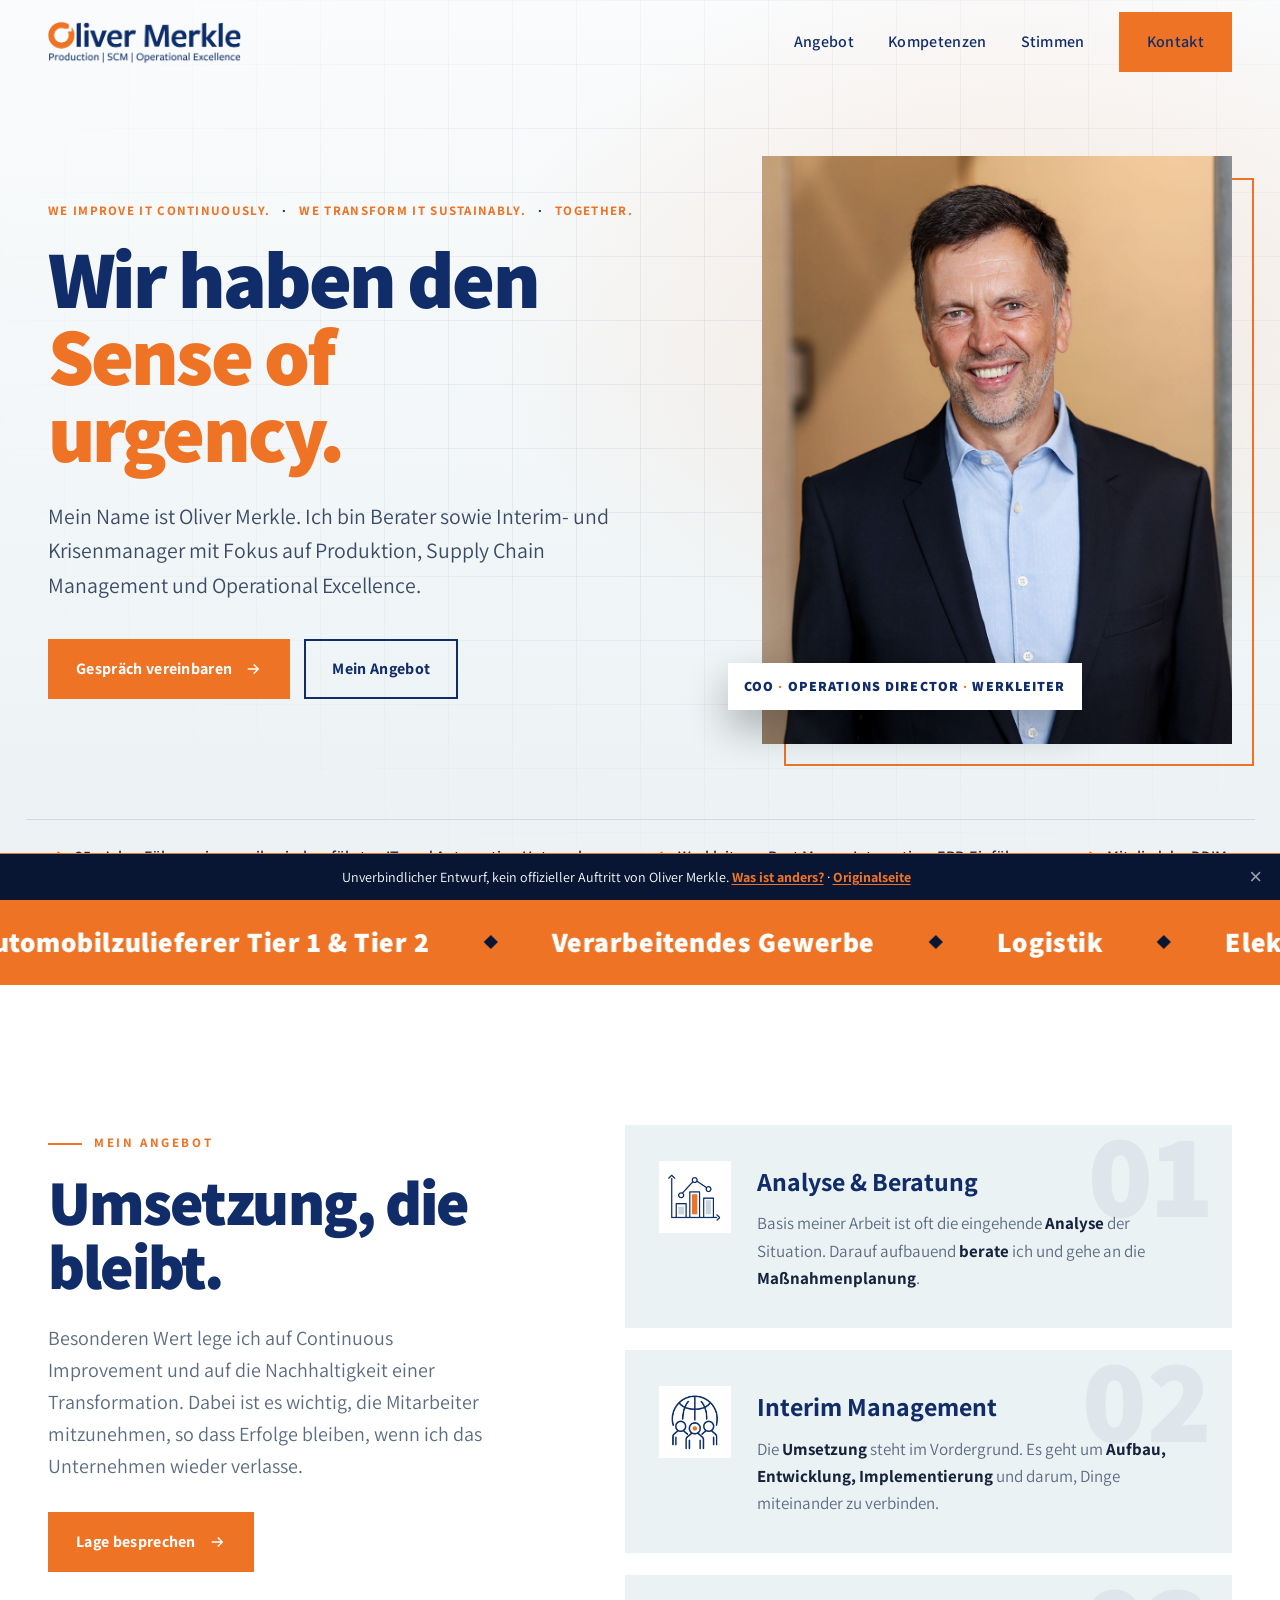
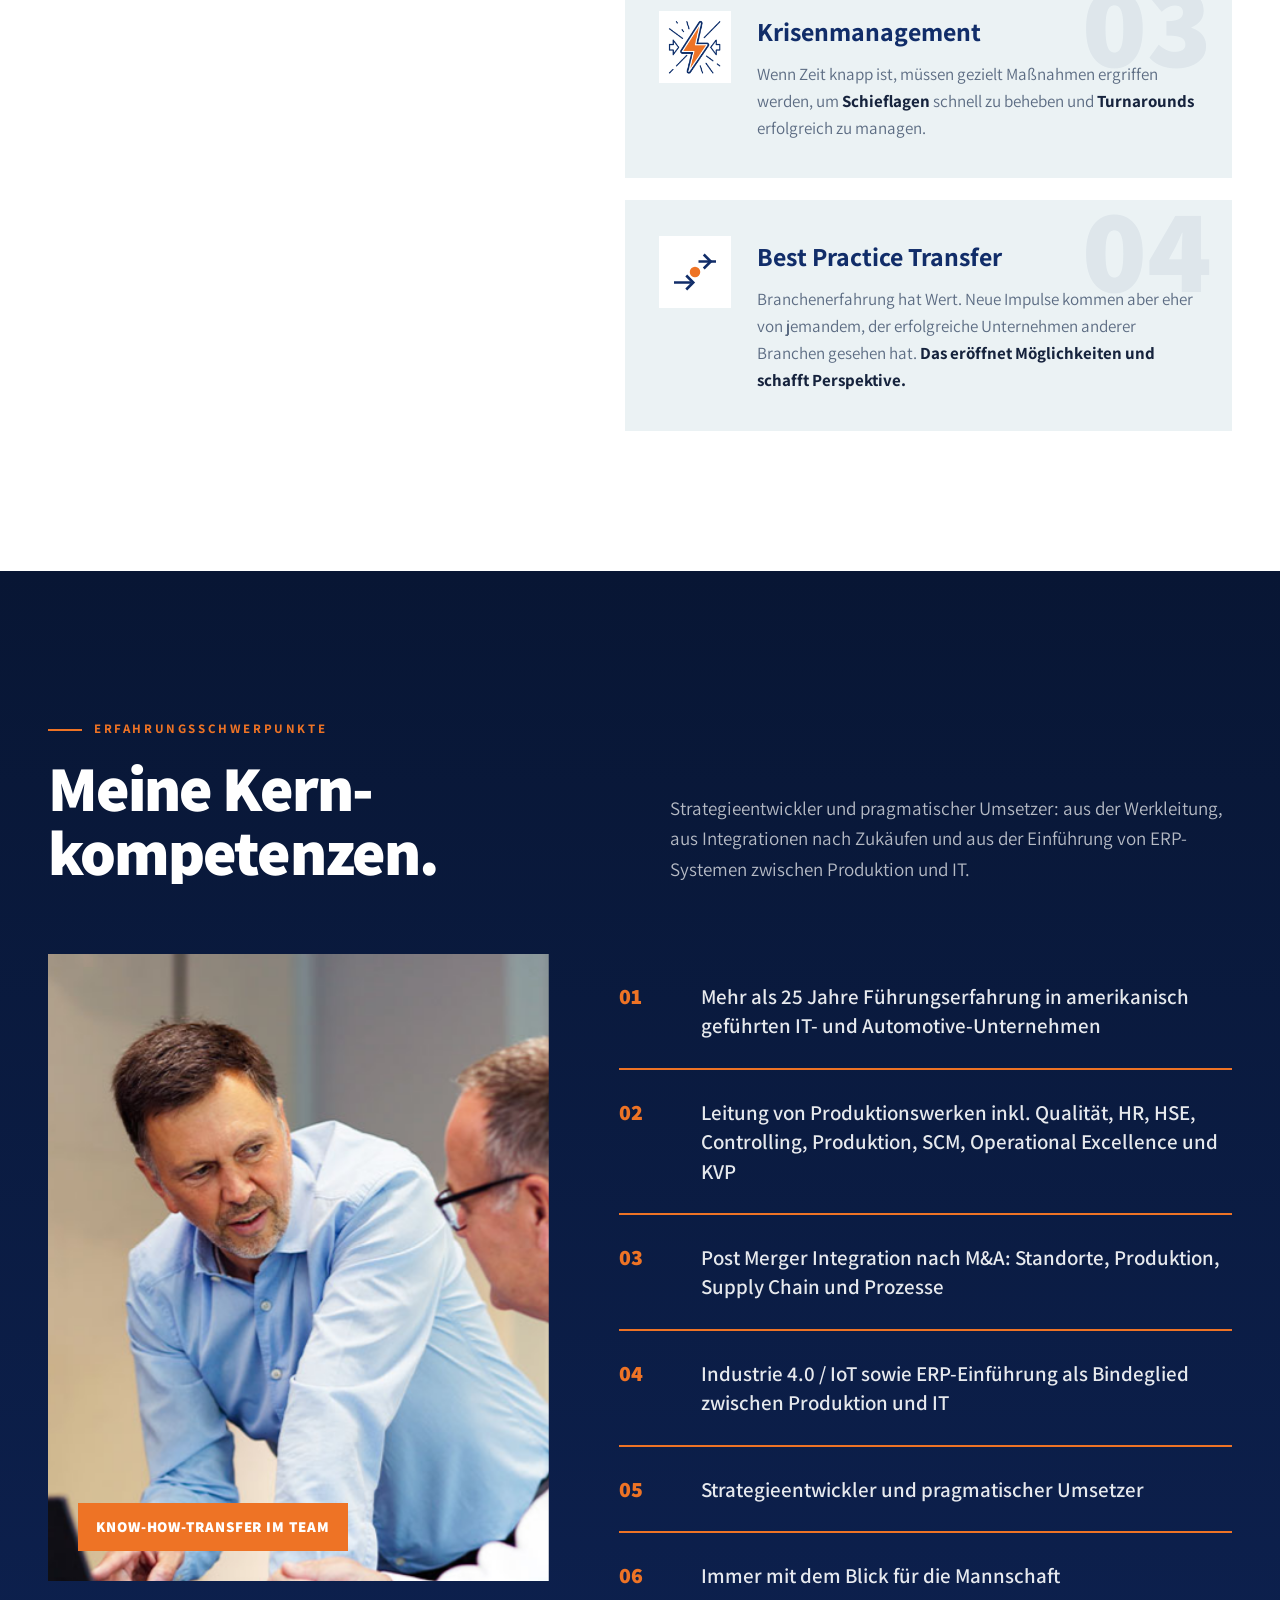
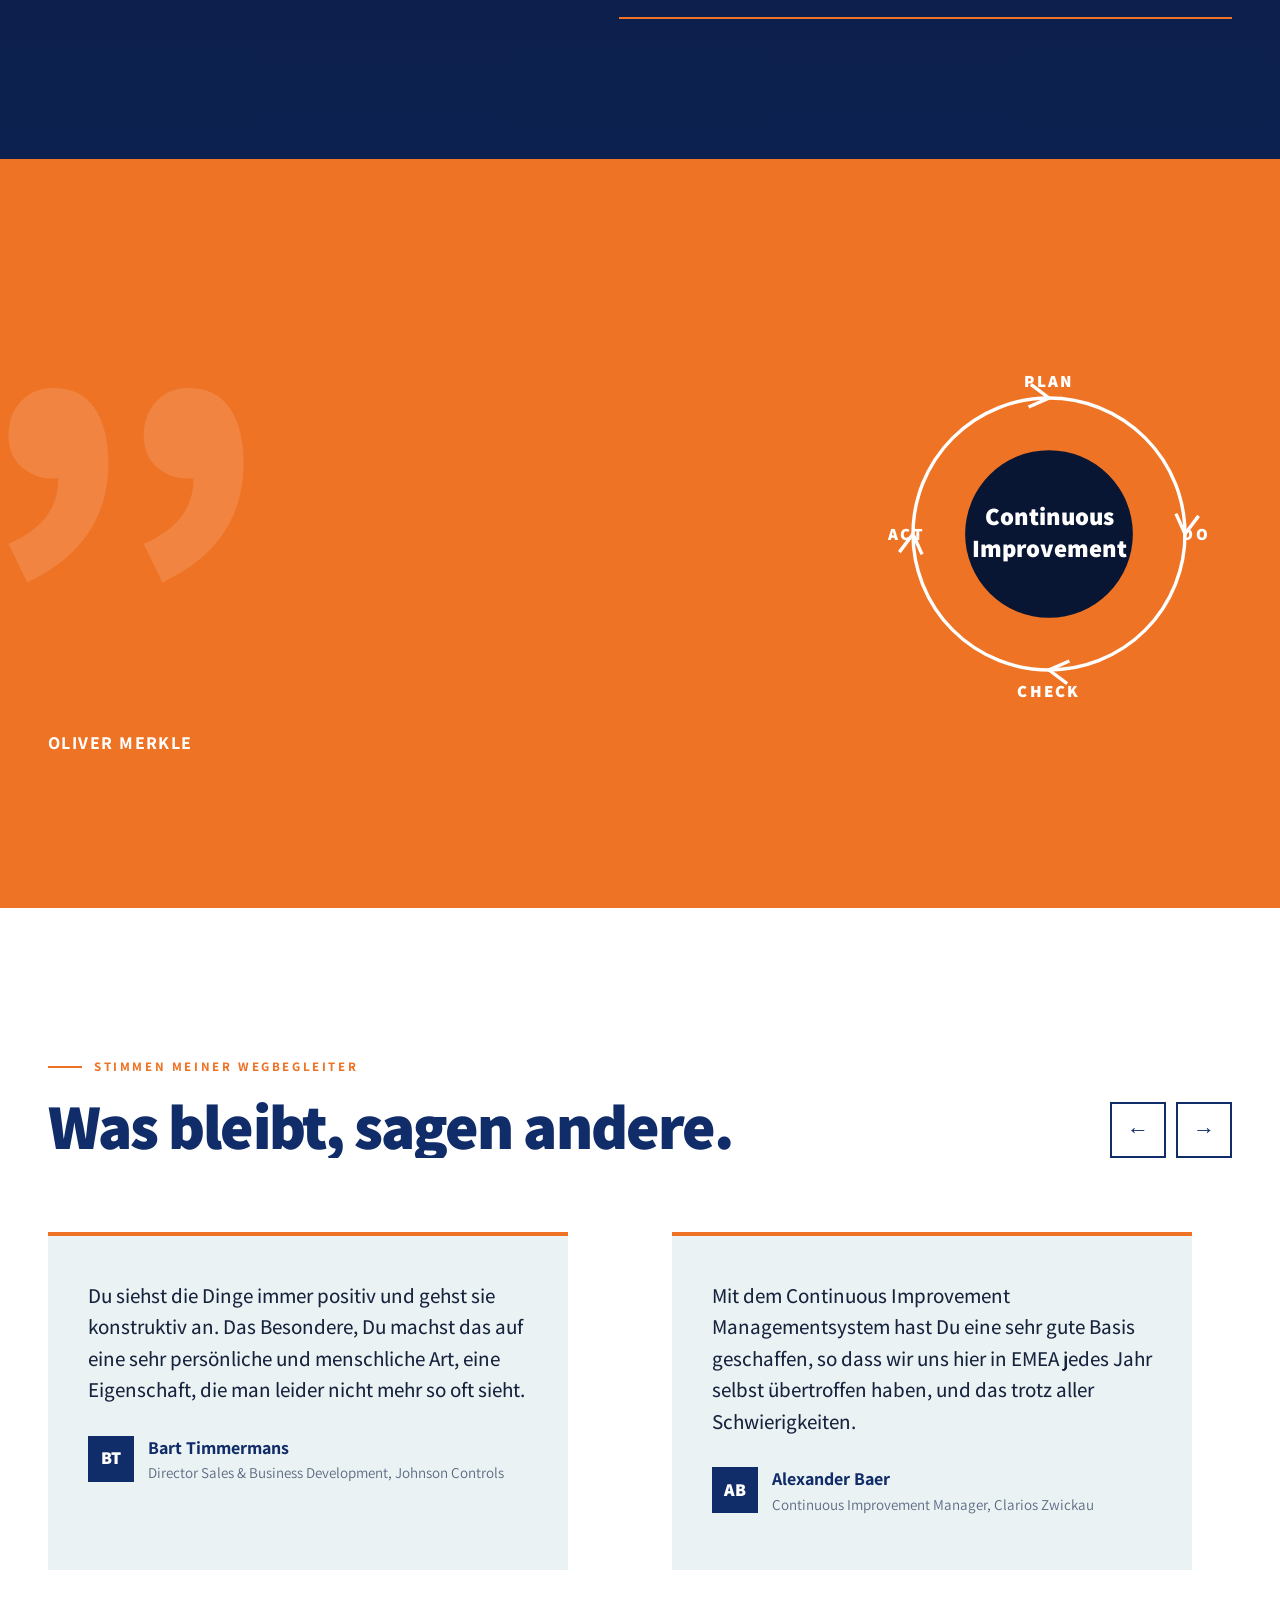
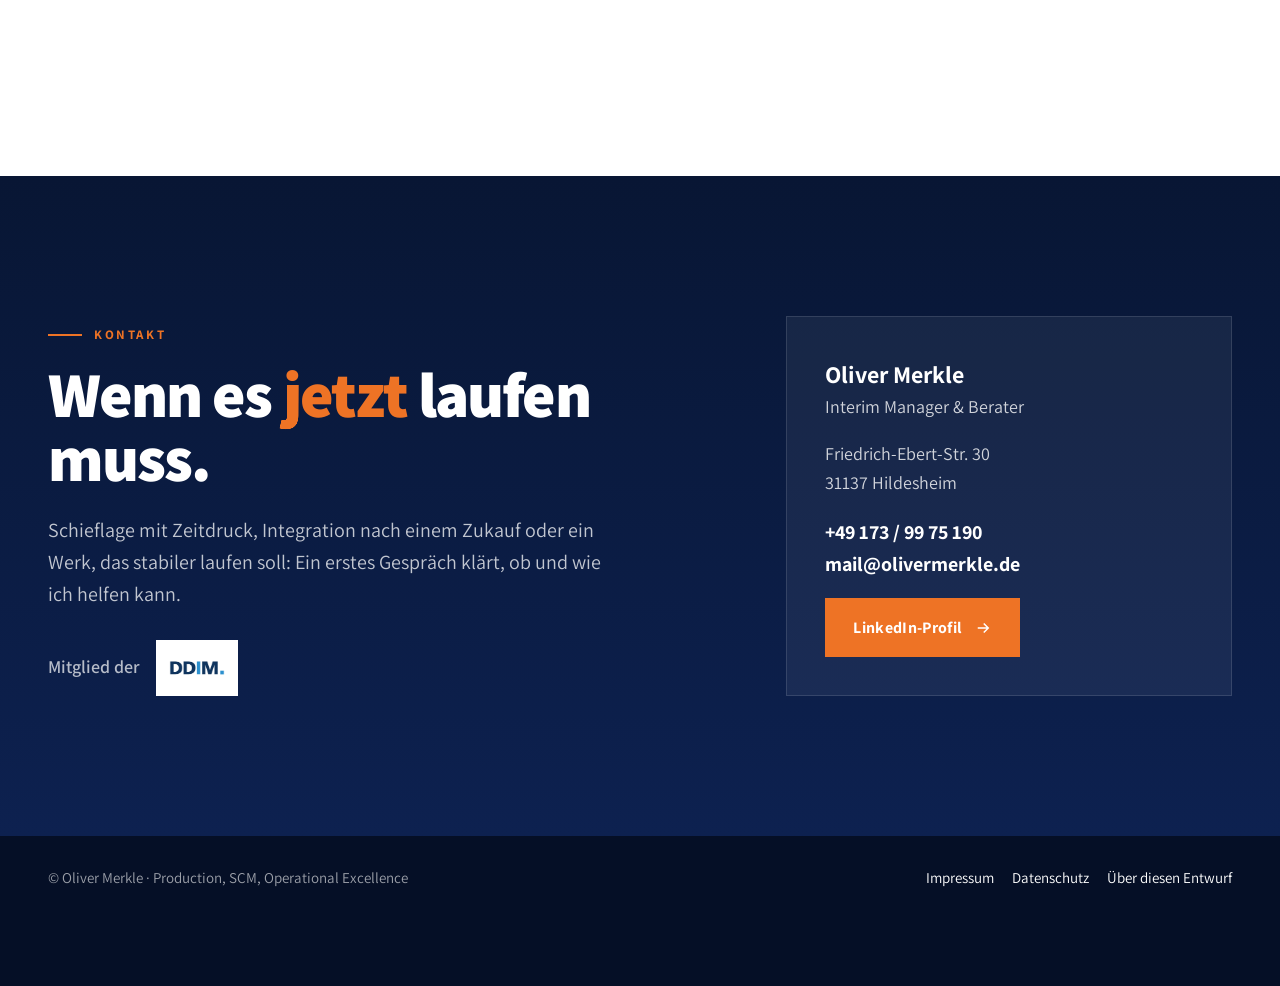
<file: index.html>
<!doctype html>
<html lang="de">
<head>
<meta charset="utf-8">
<meta name="viewport" content="width=device-width, initial-scale=1, viewport-fit=cover">
<meta name="robots" content="noindex, nofollow">
<title>Oliver Merkle | Interim Manager und Berater für Produktion, Supply Chain und Operational Excellence</title>
<meta name="description" content="Oliver Merkle, Berater sowie Interim- und Krisenmanager in Hildesheim: Produktion, Supply Chain Management und Operational Excellence. Als COO, Operations Director oder Werkleiter.">
<link rel="canonical" href="https://olivermerkle.com/">
<meta property="og:type" content="profile">
<meta property="og:locale" content="de_DE">
<meta property="og:title" content="Oliver Merkle | Interim Manager und Berater">
<meta property="og:description" content="Produktion, Supply Chain Management und Operational Excellence. Wir haben den Sense of urgency.">
<meta property="og:image" content="https://suak0903.github.io/oliver-merkle/media/oliver-merkle-interim-management-startseite.jpg">
<meta name="twitter:card" content="summary_large_image">
<link rel="icon" href="media/cropped-oliver-merkle-fav-512-192x192.png">
<link rel="preload" as="font" href="font/assistant-1.woff2" type="font/woff2" crossorigin>
<link rel="preload" as="image" href="media/oliver-merkle-interim-management-startseite.jpg">
<link rel="stylesheet" href="css/om2.css?v=7">
<script type="application/ld+json">
{"@context":"https://schema.org","@graph":[
{"@type":"Person","@id":"#oliver","name":"Oliver Merkle","jobTitle":"Interim Manager und Berater","description":"Berater sowie Interim- und Krisenmanager mit Fokus auf Produktion, Supply Chain Management und Operational Excellence. Als COO, Operations Director oder Werkleiter.","email":"mail@olivermerkle.de","telephone":"+49 173 9975190","url":"https://olivermerkle.com/","image":"https://suak0903.github.io/oliver-merkle/media/oliver-merkle-interim-management-startseite.jpg","address":{"@type":"PostalAddress","streetAddress":"Friedrich-Ebert-Str. 30","postalCode":"31137","addressLocality":"Hildesheim","addressCountry":"DE"},"memberOf":{"@type":"Organization","name":"DDIM Dachgesellschaft Deutsches Interim Management","url":"https://ddim.de/"},"sameAs":["https://www.linkedin.com/in/oliver-merkle-3040144/"],"knowsAbout":["Produktion","Supply Chain Management","Operational Excellence","Continuous Improvement","KVP","Post Merger Integration","Krisenmanagement","Turnaround","Industrie 4.0","IoT","ERP-Einführung"]},
{"@type":"ProfessionalService","name":"Oliver Merkle, Interim Management und Beratung","provider":{"@id":"#oliver"},"areaServed":"DE","address":{"@type":"PostalAddress","addressLocality":"Hildesheim","addressCountry":"DE"},"telephone":"+49 173 9975190","email":"mail@olivermerkle.de",
"hasOfferCatalog":{"@type":"OfferCatalog","name":"Leistungen","itemListElement":[
{"@type":"Offer","itemOffered":{"@type":"Service","name":"Analyse und Beratung"}},
{"@type":"Offer","itemOffered":{"@type":"Service","name":"Interim Management"}},
{"@type":"Offer","itemOffered":{"@type":"Service","name":"Krisenmanagement und Turnaround"}},
{"@type":"Offer","itemOffered":{"@type":"Service","name":"Best Practice Transfer"}}]}}]}
</script>
</head>
<body>
<a href="#angebot" class="skip">Zum Inhalt springen</a>
<div class="progress" id="progress"></div>

<header class="nav" id="nav">
  <div class="wrap">
    <a href="#top" class="nav__logo" aria-label="Oliver Merkle Startseite"><img src="media/oliver-merkle-logo-800.png" alt="Oliver Merkle, Production, SCM, Operational Excellence" width="800" height="183"></a>
    <nav class="nav__links" aria-label="Hauptnavigation">
      <a href="#angebot">Angebot</a>
      <a href="#kompetenzen">Kompetenzen</a>
      <a href="#stimmen">Stimmen</a>
      <a href="#kontakt" class="btn"><span>Kontakt</span></a>
    </nav>
    <button class="burger" id="burger" aria-label="Menü öffnen" aria-expanded="false"><span></span><span></span><span></span></button>
  </div>
</header>

<section class="hero" id="top">
  <div class="wrap hero__main">
    <div>
      <div class="slogan" lang="en"><span><i>We improve it continuously.</i><i>We transform it sustainably.</i><i>Together.</i></span></div>
      <h1><span class="z"><span>Wir haben den</span></span><span class="z"><span><em>Sense of</em></span></span><span class="z"><span><em>urgency.</em></span></span></h1>
      <p class="hero__lead">Mein Name ist Oliver Merkle. Ich bin Berater sowie Interim- und Krisenmanager mit Fokus auf Produktion, Supply Chain Management und Operational Excellence.</p>
      <div class="hero__cta">
        <a href="#kontakt" class="btn"><span>Gespräch vereinbaren</span> <svg viewBox="0 0 24 24" fill="none" stroke="currentColor" stroke-width="2"><path d="M5 12h14M13 6l6 6-6 6"/></svg></a>
        <a href="#angebot" class="btn btn--ghost"><span>Mein Angebot</span></a>
      </div>
    </div>
    <div class="hero__bild">
      <img src="media/oliver-merkle-interim-management-startseite.jpg" alt="Oliver Merkle, Interim Manager und Berater" width="1600" height="1067" fetchpriority="high">
      <div class="hero__tag">COO <b>&middot;</b> Operations Director <b>&middot;</b> Werkleiter</div>
    </div>
  </div>
  <div class="wrap fakten">
    <span>25+ Jahre Führung in amerikanisch geführten IT- und Automotive-Unternehmen</span>
    <span>Werkleitung, Post Merger Integration, ERP-Einführung</span>
    <span>Mitglied der DDIM</span>
  </div>
</section>

<div class="band" aria-label="Branchen">
  <div class="band__spur">
    <span>Automobilzulieferer Tier 1 &amp; Tier 2</span><span>Verarbeitendes Gewerbe</span><span>Logistik</span><span>Elektronik &amp; Elektrotechnik</span><span>Möbel</span><span>Maschinen- &amp; Anlagenbau</span>
    <span aria-hidden="true">Automobilzulieferer Tier 1 &amp; Tier 2</span><span aria-hidden="true">Verarbeitendes Gewerbe</span><span aria-hidden="true">Logistik</span><span aria-hidden="true">Elektronik &amp; Elektrotechnik</span><span aria-hidden="true">Möbel</span><span aria-hidden="true">Maschinen- &amp; Anlagenbau</span>
  </div>
</div>

<section class="section" id="angebot">
  <div class="wrap angebot">
    <div class="angebot__kopf">
      <div class="eyebrow rv">Mein Angebot</div>
      <h2 class="rv-m">Umsetzung, die bleibt.</h2>
      <p class="rv d1">Besonderen Wert lege ich auf Continuous Improvement und auf die Nachhaltigkeit einer Transformation. Dabei ist es wichtig, die Mitarbeiter mitzunehmen, so dass Erfolge bleiben, wenn ich das Unternehmen wieder verlasse.</p>
      <a href="#kontakt" class="btn rv d2"><span>Lage besprechen</span> <svg viewBox="0 0 24 24" fill="none" stroke="currentColor" stroke-width="2"><path d="M5 12h14M13 6l6 6-6 6"/></svg></a>
    </div>
    <div class="leist">
      <article class="rv" data-n="01"><img src="media/oliver-merkle-icon-03.png" alt="" width="768" height="768" loading="lazy"><div><h3>Analyse &amp; Beratung</h3><p>Basis meiner Arbeit ist oft die eingehende <b>Analyse</b> der Situation. Darauf aufbauend <b>berate</b> ich und gehe an die <b>Maßnahmenplanung</b>.</p></div></article>
      <article class="rv" data-n="02"><img src="media/oliver-merkle-icon-01.png" alt="" width="768" height="768" loading="lazy"><div><h3>Interim Management</h3><p>Die <b>Umsetzung</b> steht im Vordergrund. Es geht um <b>Aufbau, Entwicklung, Implementierung</b> und darum, Dinge miteinander zu verbinden.</p></div></article>
      <article class="rv" data-n="03"><img src="media/oliver-merkle-icon-02.png" alt="" width="768" height="768" loading="lazy"><div><h3>Krisenmanagement</h3><p>Wenn Zeit knapp ist, müssen gezielt Maßnahmen ergriffen werden, um <b>Schieflagen</b> schnell zu beheben und <b>Turnarounds</b> erfolgreich zu managen.</p></div></article>
      <article class="rv" data-n="04"><svg viewBox="0 0 64 64" fill="none" stroke="#112d69" stroke-width="3" aria-hidden="true"><path d="M8 44h20M36 20h20"/><path d="M22 36l8 8-8 8"/><path d="M42 12l8 8-8 8"/><circle cx="32" cy="32" r="6" fill="#ee7325" stroke="none"/></svg><div><h3>Best Practice Transfer</h3><p>Branchenerfahrung hat Wert. Neue Impulse kommen aber eher von jemandem, der erfolgreiche Unternehmen anderer Branchen gesehen hat. <b>Das eröffnet Möglichkeiten und schafft Perspektive.</b></p></div></article>
    </div>
  </div>
</section>

<section class="section dunkel" id="kompetenzen">
  <div class="wrap">
    <div class="komp-kopf">
      <div><div class="eyebrow rv">Erfahrungsschwerpunkte</div><h2 class="rv-m">Meine Kern&shy;kompetenzen.</h2></div>
      <p class="rv d1">Strategieentwickler und pragmatischer Umsetzer: aus der Werkleitung, aus Integrationen nach Zukäufen und aus der Einführung von ERP-Systemen zwischen Produktion und IT.</p>
    </div>
    <div class="komp-wrap">
      <figure class="komp-bild rv"><img src="media/oliver-merkle-interim-management-know-how-transfer-02.jpg" alt="Oliver Merkle im Gespräch mit Mitarbeitern am Laptop" width="1200" height="800" loading="lazy"><figcaption>Know-how-Transfer im Team</figcaption></figure>
      <ol class="komp" style="padding:0">
      <li><b>01</b><span>Mehr als 25 Jahre Führungserfahrung in amerikanisch geführten IT- und Automotive-Unternehmen</span></li>
      <li><b>02</b><span>Leitung von Produktionswerken inkl. Qualität, HR, HSE, Controlling, Produktion, SCM, Operational Excellence und KVP</span></li>
      <li><b>03</b><span>Post Merger Integration nach M&amp;A: Standorte, Produktion, Supply Chain und Prozesse</span></li>
      <li><b>04</b><span>Industrie 4.0 / IoT sowie ERP-Einführung als Bindeglied zwischen Produktion und IT</span></li>
      <li><b>05</b><span>Strategieentwickler und pragmatischer Umsetzer</span></li>
      <li><b>06</b><span>Immer mit dem Blick für die Mannschaft</span></li>
    </ol>
    </div>
  </div>
</section>

<section class="pfund">
  <div class="wrap">
    <div class="pfund__raster">
      <div>
        <div class="eyebrow rv">Mein Pfund</div>
        <blockquote class="rv-m">Meine Erfahrung aus der amerikanischen Automobilzuliefer&shy;industrie im Bereich <em>Continuous Improvement</em>.</blockquote>
        <cite class="rv d1">Oliver Merkle</cite>
      </div>
      <svg class="kvp rv d2" viewBox="0 0 300 300" role="img" aria-label="Kreislauf der kontinuierlichen Verbesserung: Plan, Do, Check, Act">
        <g class="ring" fill="none" stroke="currentColor" stroke-width="3">
          <path d="M150 30 A120 120 0 0 1 270 150" /><path d="M270 150 A120 120 0 0 1 150 270" /><path d="M150 270 A120 120 0 0 1 30 150" /><path d="M30 150 A120 120 0 0 1 150 30" />
          <path d="M262 132 l8 18 l12 -16" /><path d="M168 262 l-18 8 l16 12" /><path d="M38 168 l-8 -18 l-12 16" /><path d="M132 38 l18 -8 l-16 -12" />
        </g>
        <circle cx="150" cy="150" r="74" fill="#081634"/>
        <text x="150" y="142" text-anchor="middle" style="font-size:22px">Continuous</text>
        <text x="150" y="170" text-anchor="middle" style="font-size:22px">Improvement</text>
        <text x="150" y="20" text-anchor="middle" style="font-size:15px;letter-spacing:2px">PLAN</text>
        <text x="292" y="155" text-anchor="end" style="font-size:15px;letter-spacing:2px">DO</text>
        <text x="150" y="294" text-anchor="middle" style="font-size:15px;letter-spacing:2px">CHECK</text>
        <text x="8" y="155" style="font-size:15px;letter-spacing:2px">ACT</text>
      </svg>
    </div>
  </div>
</section>

<section class="section" id="stimmen">
  <div class="wrap">
    <div class="stimmen-kopf">
      <div><div class="eyebrow rv">Stimmen meiner Wegbegleiter</div><h2 class="rv-m">Was bleibt, sagen andere.</h2></div>
      <div class="pfeile rv"><button type="button" data-schritt="-1" aria-label="Zurück">&larr;</button><button type="button" data-schritt="1" aria-label="Weiter">&rarr;</button></div>
    </div>
    <div class="slider" id="slider">
      <figure class="voice"><p>Du siehst die Dinge immer positiv und gehst sie konstruktiv an. Das Besondere, Du machst das auf eine sehr persönliche und menschliche Art, eine Eigenschaft, die man leider nicht mehr so oft sieht.</p><footer><i>BT</i><div><b>Bart Timmermans</b><span>Director Sales &amp; Business Development, Johnson Controls</span></div></footer></figure>
      <figure class="voice"><p>Mit dem Continuous Improvement Managementsystem hast Du eine sehr gute Basis geschaffen, so dass wir uns hier in EMEA jedes Jahr selbst übertroffen haben, und das trotz aller Schwierigkeiten.</p><footer><i>AB</i><div><b>Alexander Baer</b><span>Continuous Improvement Manager, Clarios Zwickau</span></div></footer></figure>
      <figure class="voice"><p lang="en">It has been great to be able to work with you in certain topics over the past 4 years, you were always somebody willing to support and look for solutions regardless of the challenges and difficulties ahead.</p><footer><i>MM</i><div><b>Mauricio Maquivar</b><span>Director of Marketing and Business Development EMEA, Clarios Hannover</span></div></footer></figure>
      <figure class="voice"><p>Als Werkleiter haben Sie bewiesen, dass Menschen durch positive Motivation größere Leistungen erbringen.</p><footer><i>DS</i><div><b>Daniel Schopf</b><span>Lead Maintenance Engineer, Varta Autobatterie GmbH</span></div></footer></figure>
    </div>
  </div>
</section>

<section class="section dunkel" id="kontakt">
  <div class="wrap kontakt">
    <div>
      <div class="eyebrow rv">Kontakt</div>
      <h2 class="rv-m">Wenn es <em>jetzt</em> laufen muss.</h2>
      <p class="lead rv d1">Schieflage mit Zeitdruck, Integration nach einem Zukauf oder ein Werk, das stabiler laufen soll: Ein erstes Gespräch klärt, ob und wie ich helfen kann.</p>
      <div class="netz rv d2">Mitglied der <a href="https://ddim.de/" target="_blank" rel="noopener"><img src="media/DDIM-logo.jpg" alt="DDIM Dachgesellschaft Deutsches Interim Management" width="768" height="480" loading="lazy"></a></div>
    </div>
    <div class="kontakt__box rv d1">
      <p><b style="font-size:24px;color:#fff">Oliver Merkle</b><br>Interim Manager &amp; Berater</p>
      <p>Friedrich-Ebert-Str. 30<br>31137 Hildesheim</p>
      <p><a href="tel:+491739975190">+49 173 / 99 75 190</a><br><a href="mailto:mail@olivermerkle.de">mail@olivermerkle.de</a></p>
      <a href="https://www.linkedin.com/in/oliver-merkle-3040144/" target="_blank" rel="noopener" class="btn" style="font-size:16px"><span>LinkedIn-Profil</span> <svg viewBox="0 0 24 24" fill="none" stroke="currentColor" stroke-width="2"><path d="M5 12h14M13 6l6 6-6 6"/></svg></a>
    </div>
  </div>
</section>

<footer class="foot">
  <div class="wrap">
    <span>&copy; Oliver Merkle &middot; Production, SCM, Operational Excellence</span>
    <span><a href="https://olivermerkle.com/impressum/" target="_blank" rel="noopener">Impressum</a><a href="https://olivermerkle.com/datenschutzerklaerung/" target="_blank" rel="noopener">Datenschutz</a><a href="hinweise.html">Über diesen Entwurf</a></span>
  </div>
</footer>

<div class="demobar" id="demobar">
  <span>Unverbindlicher Entwurf, kein offizieller Auftritt von Oliver Merkle. <a href="hinweise.html">Was ist anders?</a> &middot; <a href="https://olivermerkle.com/" target="_blank" rel="noopener">Originalseite</a></span>
  <button id="demoClose" aria-label="Hinweis schließen">&times;</button>
</div>
<script src="js/om2.js?v=6"></script>
</body>
</html>
</file>
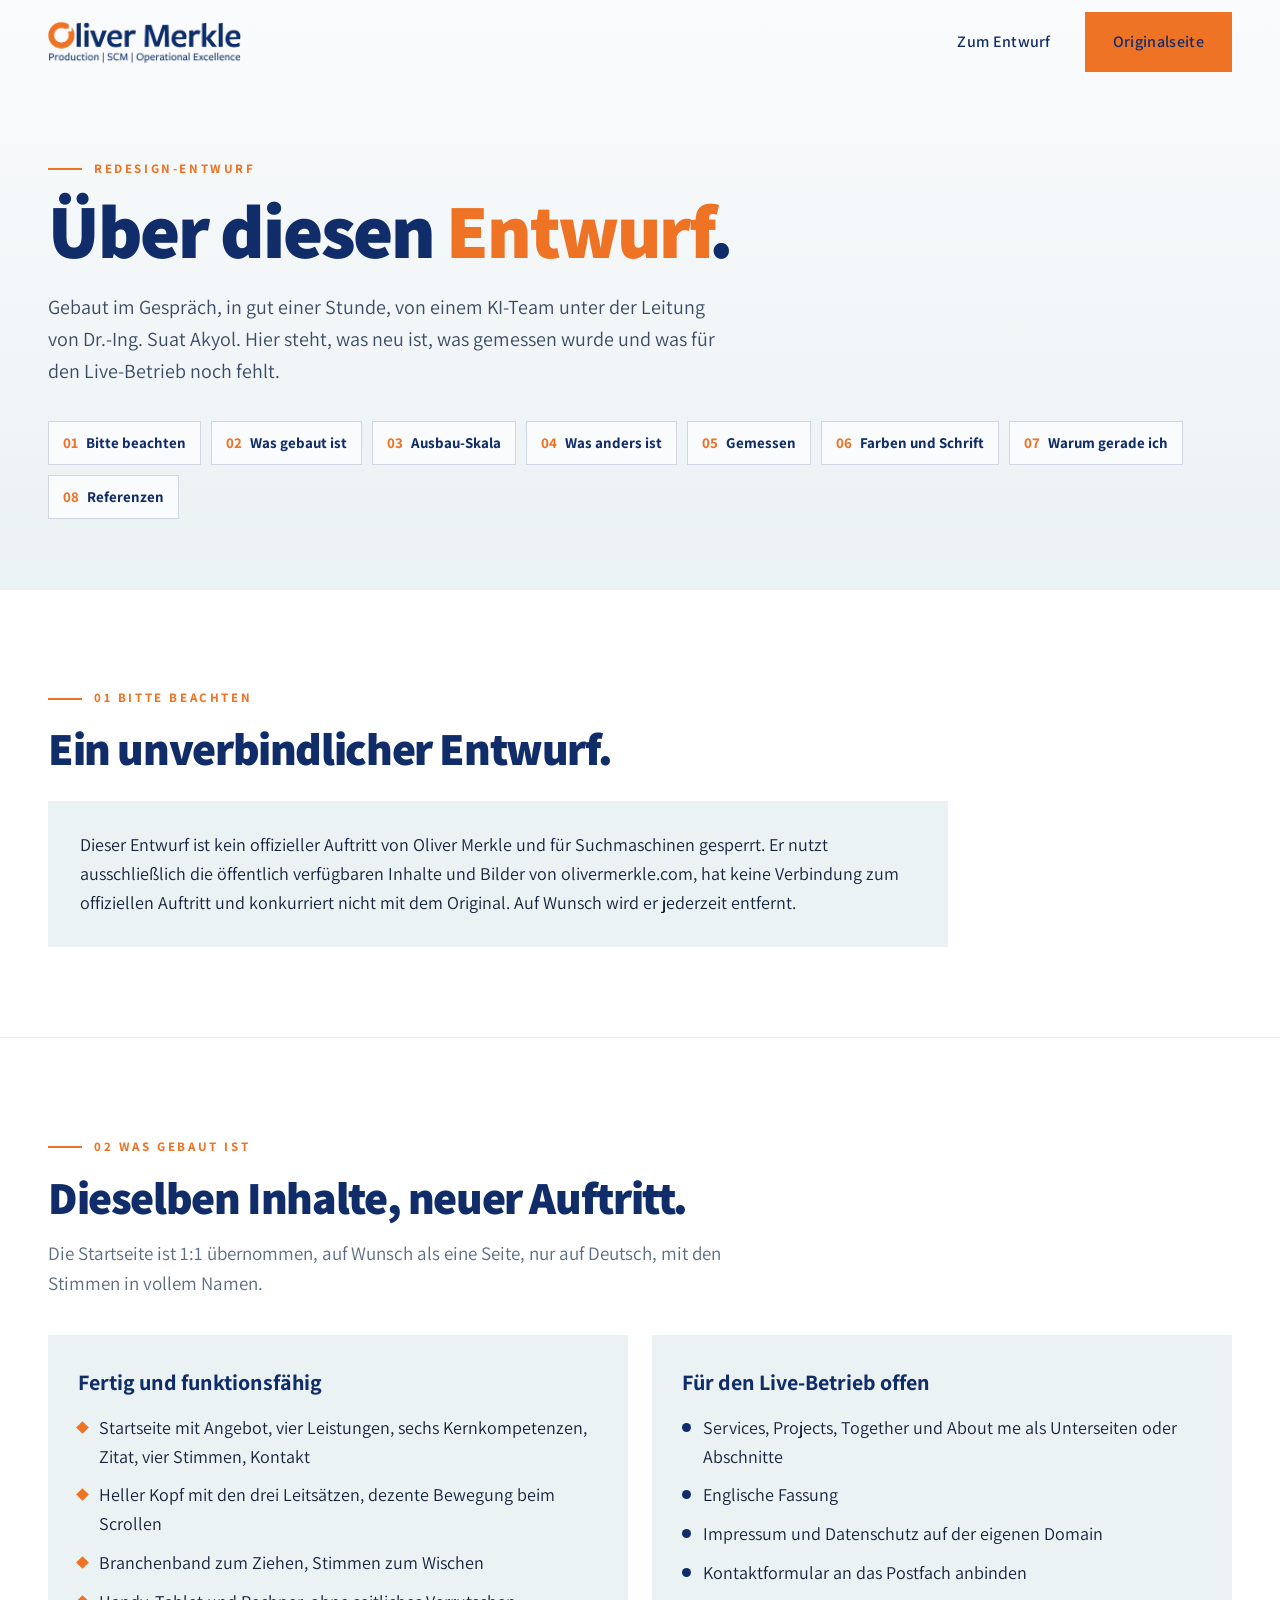
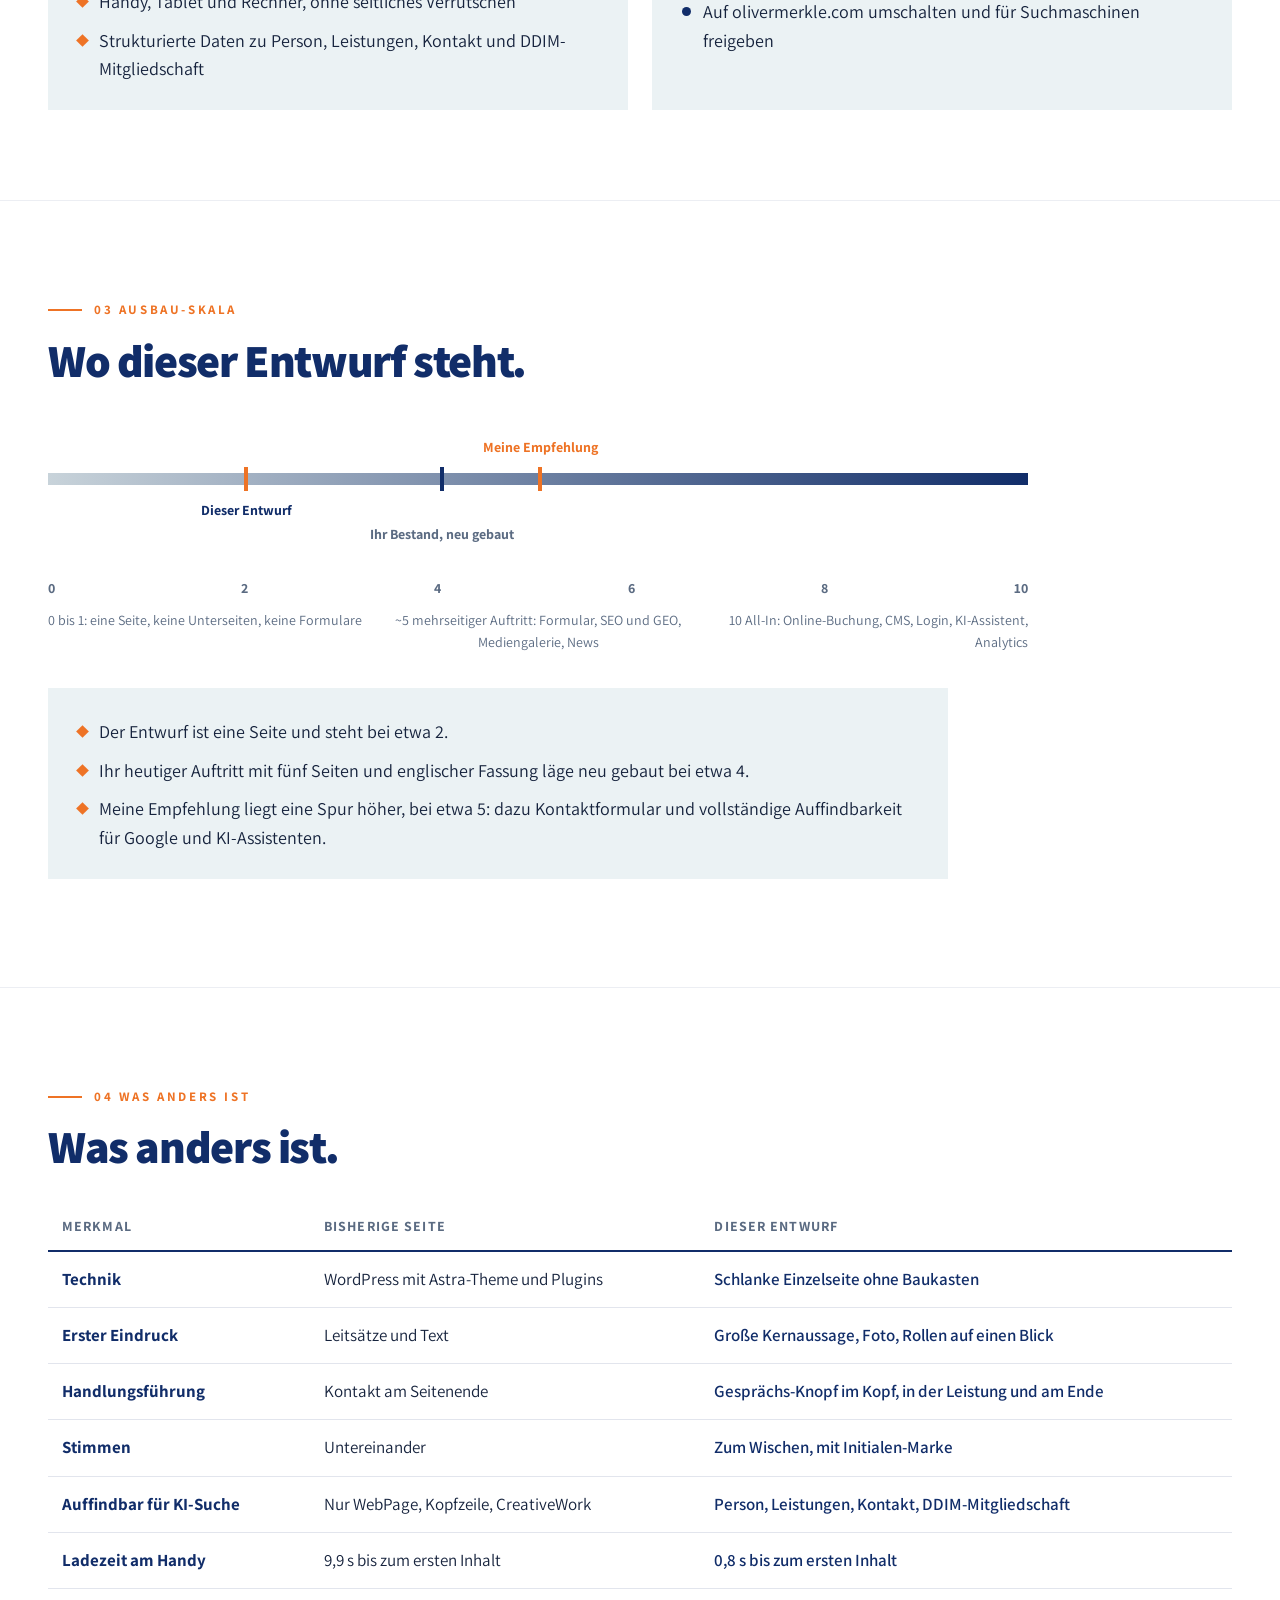
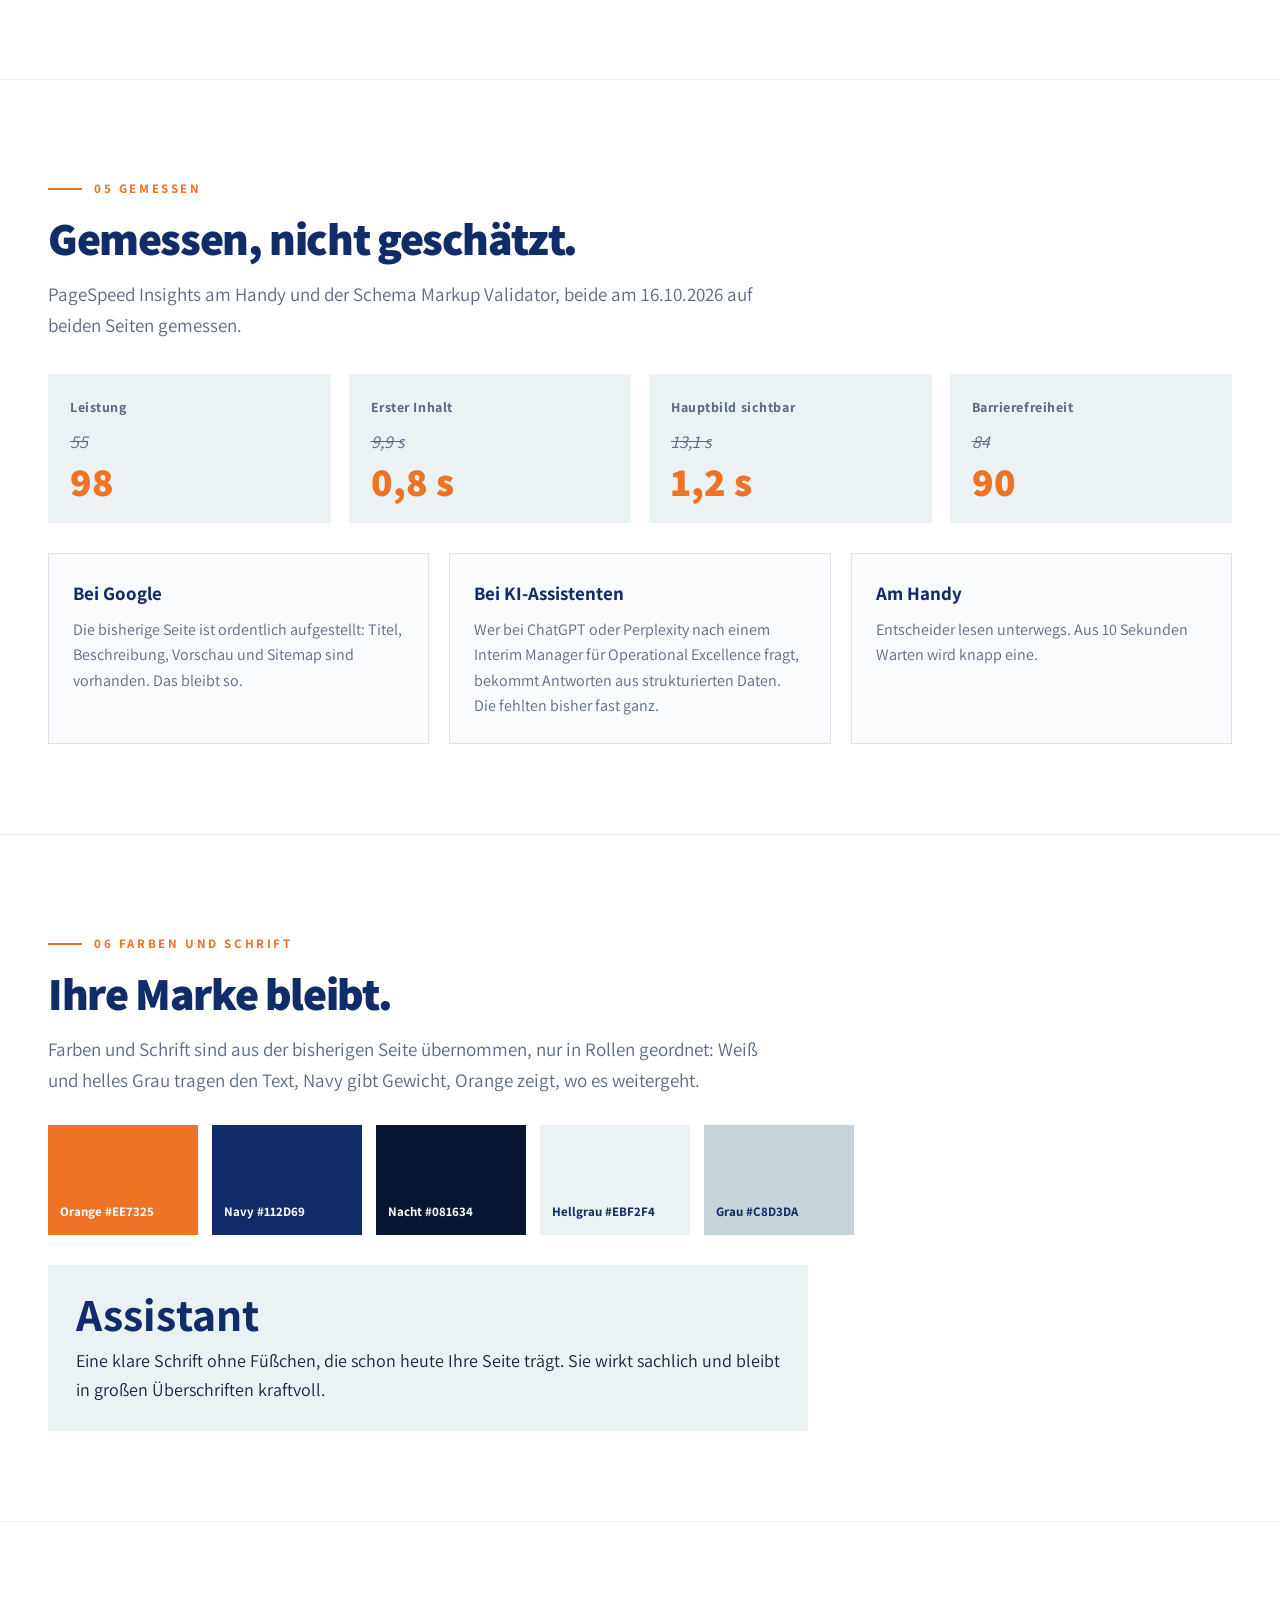
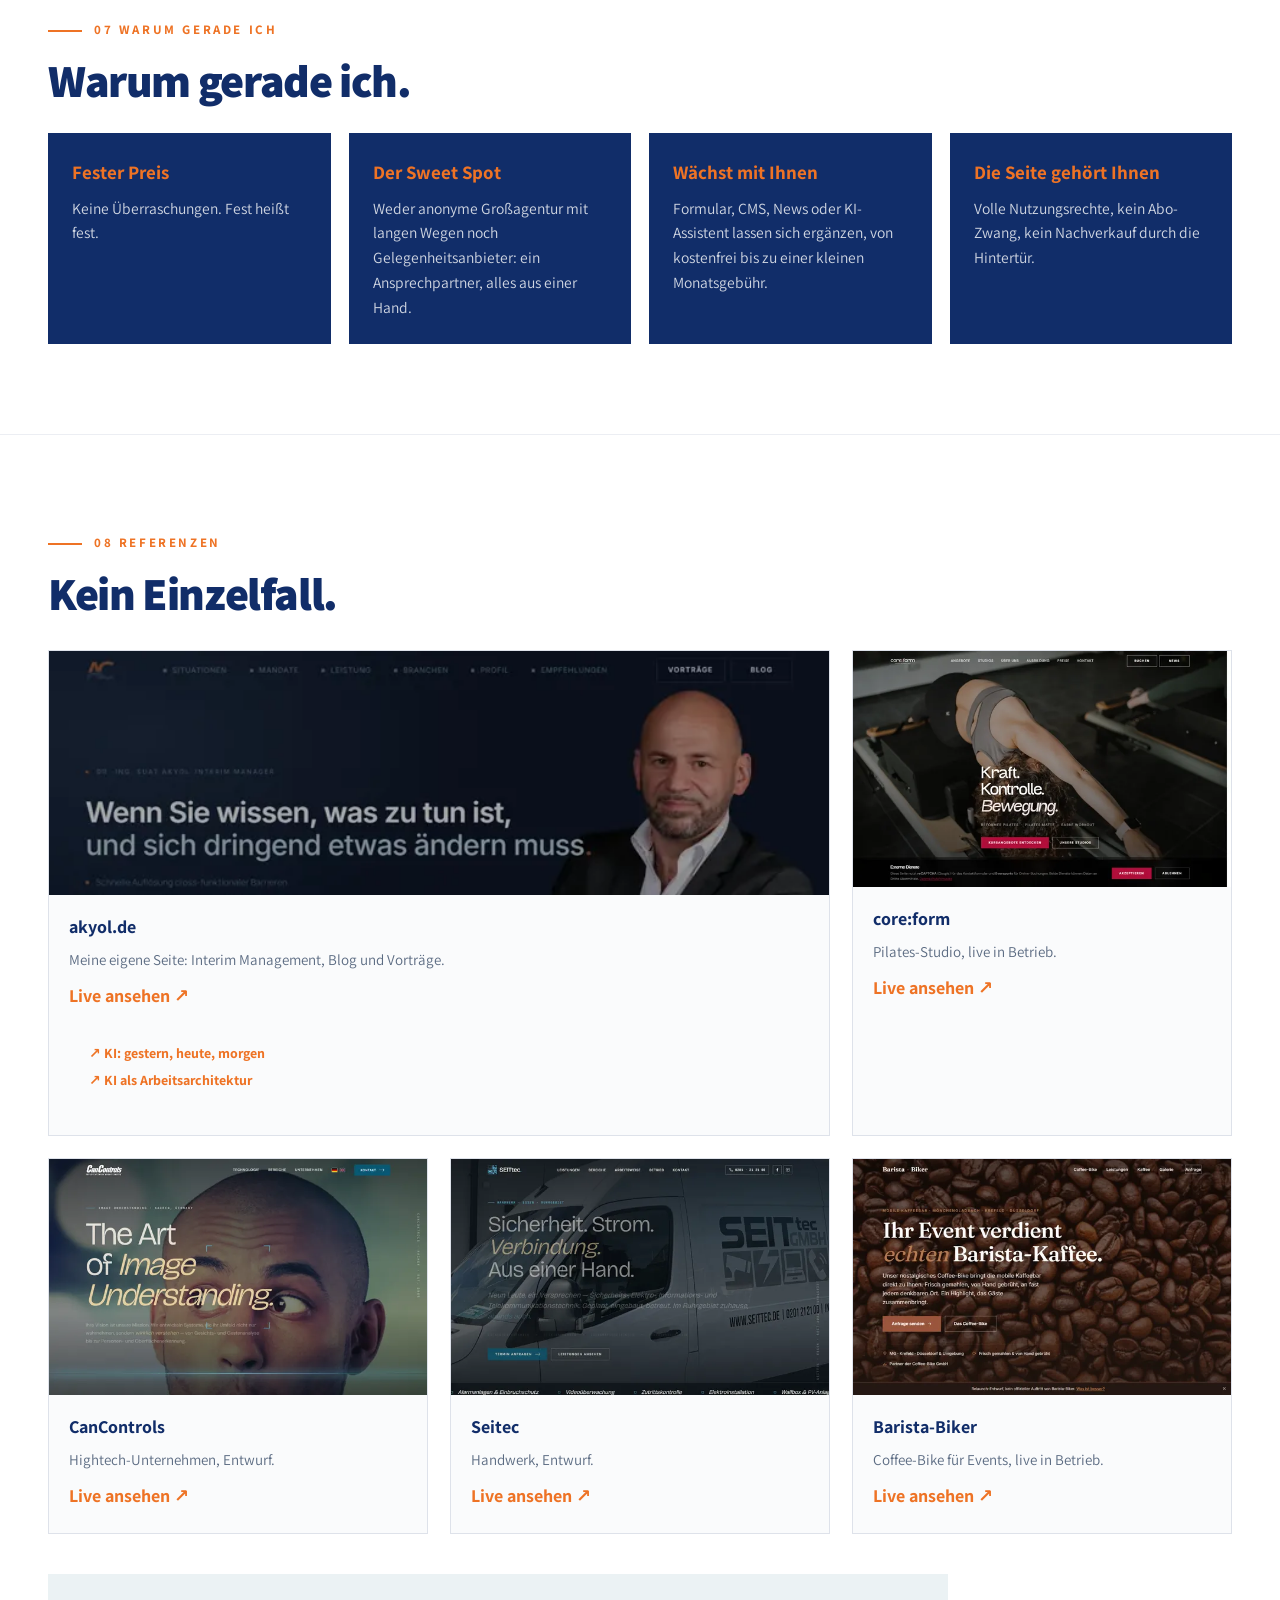
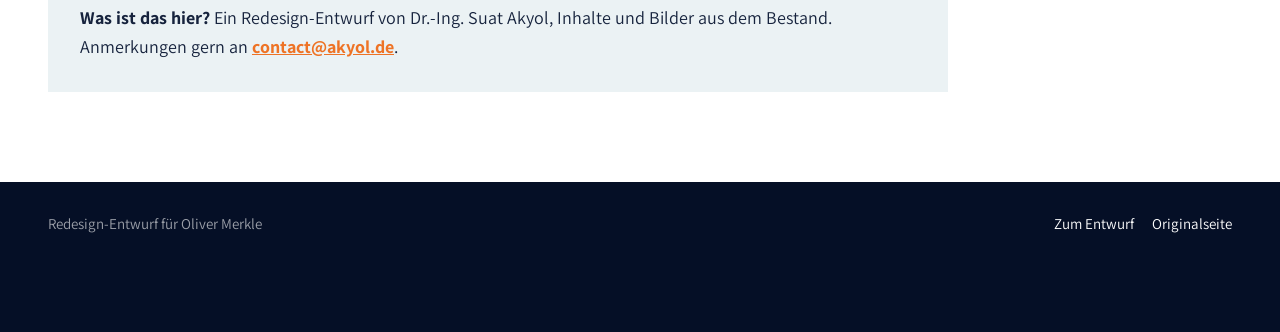
<file: hinweise.html>
<!doctype html>
<html lang="de">
<head>
<meta charset="utf-8">
<meta name="viewport" content="width=device-width, initial-scale=1, viewport-fit=cover">
<meta name="robots" content="noindex, nofollow">
<title>Über diesen Entwurf | Oliver Merkle Redesign</title>
<link rel="icon" href="media/cropped-oliver-merkle-fav-512-192x192.png">
<link rel="stylesheet" href="css/om2.css?v=7">
<style>
.hw-hero{background:linear-gradient(180deg,#fafbfc 0%,var(--hell) 100%);padding:150px 0 70px}
.hw-hero h1{margin:14px 0 0;font-size:clamp(40px,6vw,84px);line-height:.98;font-weight:800;color:var(--navy);letter-spacing:-.03em}
.hw-hero h1 em{font-style:normal;color:var(--orange)}
.hw-hero p{margin:22px 0 0;max-width:680px;font-size:20px;color:#3b4b66}
.toc{display:flex;flex-wrap:wrap;gap:10px;margin-top:34px}
.toc a{display:inline-flex;gap:8px;align-items:center;text-decoration:none;font-weight:700;font-size:15px;color:var(--navy);background:#fafbfc;border:1px solid rgba(17,45,105,.18);padding:9px 14px;transition:background .3s,color .3s}
.toc a b{color:var(--orange)}
.toc a:hover{background:var(--navy);color:#fafbfc}
.hw{padding:90px 0;border-top:1px solid rgba(17,45,105,.08)}
.hw h2{font-size:clamp(30px,3.6vw,46px)}
.hw p.lead{margin:18px 0 0;max-width:720px;font-size:19px;color:var(--muted)}
.beachten{margin-top:30px;background:var(--hell);padding:30px 32px;max-width:900px}
.beachten p{margin:0;font-size:18px}
.zwei{display:grid;grid-template-columns:1fr 1fr;gap:24px;margin-top:36px}
.box{background:var(--hell);padding:30px 30px 26px}
.box h3{margin:0 0 14px;font-size:22px;color:var(--navy)}
.box ul{margin:0;padding:0;list-style:none;display:grid;gap:10px}
.box li{display:flex;gap:12px;align-items:flex-start}
.box li::before{content:"";flex:none;width:9px;height:9px;margin-top:9px;background:var(--orange);transform:rotate(45deg)}
.box.offen li::before{background:var(--navy);transform:none;border-radius:50%}
.scale{position:relative;margin:90px 0 0;max-width:980px}
.scale__bar{height:12px;background:linear-gradient(90deg,var(--grau),var(--navy))}
.scale__mk{position:absolute;top:-6px;width:4px;height:24px;background:var(--orange)}
.scale__mk span{position:absolute;left:50%;transform:translateX(-50%);white-space:nowrap;font-weight:700;font-size:14px;color:var(--navy)}
.scale__mk.oben span{bottom:32px;color:var(--orange)}
.scale__mk.unten span{top:32px}
.scale__mk.unten2 span{top:56px;color:var(--muted)}
.scale__mk.unten2{background:var(--navy)}
.scale__nums{display:flex;justify-content:space-between;margin-top:92px;font-weight:700;color:var(--muted);font-size:14px}
.scale__stufen{display:flex;gap:18px;margin-top:10px;font-size:14px;color:var(--muted)}
.scale__stufen div{flex:1 1 0}
.scale__stufen div:nth-child(2){text-align:center}.scale__stufen div:nth-child(3){text-align:right}
.cmp{width:100%;border-collapse:collapse;margin-top:34px;font-size:17px}
.cmp th{text-align:left;font-size:14px;letter-spacing:.08em;text-transform:uppercase;color:var(--muted);padding:12px 14px;border-bottom:2px solid var(--navy)}
.cmp td{padding:14px;border-bottom:1px solid rgba(17,45,105,.12);vertical-align:top}
.cmp td:first-child{font-weight:700;color:var(--navy)}
.cmp td:last-child{color:var(--navy);font-weight:600}
.metrics{display:grid;grid-template-columns:repeat(4,1fr);gap:18px;margin-top:34px}
.metric{background:var(--hell);padding:22px}
.metric span{display:block;font-size:14px;font-weight:700;color:var(--muted);letter-spacing:.04em}
.metric .alt{display:block;margin-top:10px;font-size:18px;color:var(--muted);text-decoration:line-through}
.metric b{display:block;font-size:40px;line-height:1;color:var(--orange);font-weight:800;margin-top:4px}
.why{display:grid;grid-template-columns:repeat(3,1fr);gap:20px;margin-top:30px}
.why div{padding:24px;background:#fafbfc;border:1px solid rgba(17,45,105,.12)}
.why h3{margin:0 0 8px;font-size:19px;color:var(--navy)}
.why p{margin:0;font-size:16px;color:var(--muted)}
.ds{display:flex;flex-wrap:wrap;gap:14px;margin-top:30px}
.sw{width:150px;height:110px;display:flex;flex-direction:column;justify-content:flex-end;padding:12px;font-size:13px;font-weight:700}
.font{margin-top:30px;padding:26px 28px;background:var(--hell);max-width:760px}
.font b{display:block;font-size:46px;line-height:1;color:var(--navy)}
.refs{display:grid;grid-template-columns:repeat(3,1fr);gap:22px;margin-top:34px}
@media (min-width:901px){.refs .ref:first-child{grid-column:span 2}.refs .ref:first-child img{aspect-ratio:32/10}}
.ref{background:#fafbfc;border:1px solid rgba(17,45,105,.12);overflow:hidden;display:flex;flex-direction:column}
.ref img{width:100%;aspect-ratio:16/10;object-fit:cover;object-position:top;transition:transform .6s var(--ease)}
.ref:hover img{transform:scale(1.04)}
.ref div{padding:18px 20px 22px}
.ref h4{margin:0 0 6px;font-size:18px;color:var(--navy)}
.ref p{margin:0 0 10px;font-size:15px;color:var(--muted)}
.ref a{font-weight:700;color:var(--orange);text-decoration:none}
.ref__extra{margin-top:10px;font-size:14px}.ref__extra a{display:block;margin-top:4px}
.cards4{display:grid;grid-template-columns:repeat(4,1fr);gap:18px;margin-top:30px}
.cards4 div{padding:24px;background:var(--navy);color:#fafbfc}
.cards4 h3{margin:0 0 8px;font-size:19px;color:var(--orange)}
.cards4 p{margin:0;font-size:15.5px;color:rgba(250,251,252,.82)}
.toc-top{position:fixed;right:22px;bottom:78px;z-index:210;width:48px;height:48px;background:var(--orange);color:#fafbfc;border:0;font-size:22px;cursor:pointer;opacity:0;pointer-events:none;transition:opacity .3s}
.toc-top.zeig{opacity:1;pointer-events:auto}
@media (max-width:900px){.zwei,.why,.refs,.cards4{grid-template-columns:1fr}.metrics{grid-template-columns:1fr 1fr}
  .cmp,.cmp tbody,.cmp tr,.cmp td{display:block}.cmp thead{display:none}.cmp tr{border:1px solid rgba(17,45,105,.15);margin-bottom:12px;padding:6px 4px}.cmp td{border:0;padding:6px 12px}.cmp td[data-l]::before{content:attr(data-l) ": ";font-weight:700;color:var(--muted)}
  .scale__stufen{font-size:11px}.scale__mk span{font-size:12px}}
</style>
</head>
<body>
<div class="progress" id="progress"></div>
<header class="nav" id="nav">
  <div class="wrap">
    <a href="index.html" class="nav__logo" aria-label="Zum Entwurf"><img src="media/oliver-merkle-logo-800.png" alt="Oliver Merkle" width="800" height="183"></a>
    <nav class="nav__links" aria-label="Hauptnavigation"><a href="index.html">Zum Entwurf</a><a href="https://olivermerkle.com/" target="_blank" rel="noopener" class="btn"><span>Originalseite</span></a></nav>
    <button class="burger" id="burger" aria-label="Menü öffnen" aria-expanded="false"><span></span><span></span><span></span></button>
  </div>
</header>

<section class="hw-hero" id="toc">
  <div class="wrap">
    <div class="eyebrow">Redesign-Entwurf</div>
    <h1>Über diesen <em>Entwurf</em>.</h1>
    <p>Gebaut im Gespräch, in gut einer Stunde, von einem KI-Team unter der Leitung von Dr.-Ing. Suat Akyol. Hier steht, was neu ist, was gemessen wurde und was für den Live-Betrieb noch fehlt.</p>
    <nav class="toc" aria-label="Inhalt dieser Seite">
      <a href="#beachten"><b>01</b> Bitte beachten</a><a href="#gebaut"><b>02</b> Was gebaut ist</a><a href="#skala"><b>03</b> Ausbau-Skala</a><a href="#anders"><b>04</b> Was anders ist</a><a href="#analyse"><b>05</b> Gemessen</a><a href="#design"><b>06</b> Farben und Schrift</a><a href="#warum"><b>07</b> Warum gerade ich</a><a href="#referenzen"><b>08</b> Referenzen</a>
    </nav>
  </div>
</section>

<section class="hw" id="beachten"><div class="wrap">
  <div class="eyebrow">01 Bitte beachten</div>
  <h2>Ein unverbindlicher Entwurf.</h2>
  <div class="beachten"><p>Dieser Entwurf ist kein offizieller Auftritt von Oliver Merkle und für Suchmaschinen gesperrt. Er nutzt ausschließlich die öffentlich verfügbaren Inhalte und Bilder von olivermerkle.com, hat keine Verbindung zum offiziellen Auftritt und konkurriert nicht mit dem Original. Auf Wunsch wird er jederzeit entfernt.</p></div>
</div></section>

<section class="hw" id="gebaut"><div class="wrap">
  <div class="eyebrow">02 Was gebaut ist</div>
  <h2>Dieselben Inhalte, neuer Auftritt.</h2>
  <p class="lead">Die Startseite ist 1:1 übernommen, auf Wunsch als eine Seite, nur auf Deutsch, mit den Stimmen in vollem Namen.</p>
  <div class="zwei">
    <div class="box"><h3>Fertig und funktionsfähig</h3><ul>
      <li>Startseite mit Angebot, vier Leistungen, sechs Kernkompetenzen, Zitat, vier Stimmen, Kontakt</li>
      <li>Heller Kopf mit den drei Leitsätzen, dezente Bewegung beim Scrollen</li>
      <li>Branchenband zum Ziehen, Stimmen zum Wischen</li>
      <li>Handy, Tablet und Rechner, ohne seitliches Verrutschen</li>
      <li>Strukturierte Daten zu Person, Leistungen, Kontakt und DDIM-Mitgliedschaft</li>
    </ul></div>
    <div class="box offen"><h3>Für den Live-Betrieb offen</h3><ul>
      <li>Services, Projects, Together und About me als Unterseiten oder Abschnitte</li>
      <li>Englische Fassung</li>
      <li>Impressum und Datenschutz auf der eigenen Domain</li>
      <li>Kontaktformular an das Postfach anbinden</li>
      <li>Auf olivermerkle.com umschalten und für Suchmaschinen freigeben</li>
    </ul></div>
  </div>
</div></section>

<section class="hw" id="skala"><div class="wrap">
  <div class="eyebrow">03 Ausbau-Skala</div>
  <h2>Wo dieser Entwurf steht.</h2>
  <div class="scale">
    <div class="scale__bar"></div>
    <div class="scale__mk oben" style="left:50%"><span>Meine Empfehlung</span></div>
    <div class="scale__mk unten" style="left:20%"><span>Dieser Entwurf</span></div>
    <div class="scale__mk unten2" style="left:40%"><span>Ihr Bestand, neu gebaut</span></div>
    <div class="scale__nums"><span>0</span><span>2</span><span>4</span><span>6</span><span>8</span><span>10</span></div>
    <div class="scale__stufen"><div>0 bis 1: eine Seite, keine Unterseiten, keine Formulare</div><div>~5 mehrseitiger Auftritt: Formular, SEO und GEO, Mediengalerie, News</div><div>10 All-In: Online-Buchung, CMS, Login, KI-Assistent, Analytics</div></div>
  </div>
  <ul class="box" style="margin-top:34px;list-style:none;display:grid;gap:10px;max-width:900px">
    <li>Der Entwurf ist eine Seite und steht bei etwa 2.</li>
    <li>Ihr heutiger Auftritt mit fünf Seiten und englischer Fassung läge neu gebaut bei etwa 4.</li>
    <li>Meine Empfehlung liegt eine Spur höher, bei etwa 5: dazu Kontaktformular und vollständige Auffindbarkeit für Google und KI-Assistenten.</li>
  </ul>
</div></section>

<section class="hw" id="anders"><div class="wrap">
  <div class="eyebrow">04 Was anders ist</div>
  <h2>Was anders ist.</h2>
  <table class="cmp">
    <thead><tr><th>Merkmal</th><th>Bisherige Seite</th><th>Dieser Entwurf</th></tr></thead>
    <tbody>
      <tr><td>Technik</td><td data-l="Bisher">WordPress mit Astra-Theme und Plugins</td><td data-l="Entwurf">Schlanke Einzelseite ohne Baukasten</td></tr>
      <tr><td>Erster Eindruck</td><td data-l="Bisher">Leitsätze und Text</td><td data-l="Entwurf">Große Kernaussage, Foto, Rollen auf einen Blick</td></tr>
      <tr><td>Handlungsführung</td><td data-l="Bisher">Kontakt am Seitenende</td><td data-l="Entwurf">Gesprächs-Knopf im Kopf, in der Leistung und am Ende</td></tr>
      <tr><td>Stimmen</td><td data-l="Bisher">Untereinander</td><td data-l="Entwurf">Zum Wischen, mit Initialen-Marke</td></tr>
      <tr><td>Auffindbar für KI-Suche</td><td data-l="Bisher">Nur WebPage, Kopfzeile, CreativeWork</td><td data-l="Entwurf">Person, Leistungen, Kontakt, DDIM-Mitgliedschaft</td></tr>
      <tr><td>Ladezeit am Handy</td><td data-l="Bisher">9,9 s bis zum ersten Inhalt</td><td data-l="Entwurf">0,8 s bis zum ersten Inhalt</td></tr>
    </tbody>
  </table>
</div></section>

<section class="hw" id="analyse"><div class="wrap">
  <div class="eyebrow">05 Gemessen</div>
  <h2>Gemessen, nicht geschätzt.</h2>
  <p class="lead">PageSpeed Insights am Handy und der Schema Markup Validator, beide am 16.10.2026 auf beiden Seiten gemessen.</p>
  <div class="metrics">
    <div class="metric"><span>Leistung</span><i class="alt">55</i><b>98</b></div>
    <div class="metric"><span>Erster Inhalt</span><i class="alt">9,9 s</i><b>0,8 s</b></div>
    <div class="metric"><span>Hauptbild sichtbar</span><i class="alt">13,1 s</i><b>1,2 s</b></div>
    <div class="metric"><span>Barrierefreiheit</span><i class="alt">84</i><b>90</b></div>
  </div>
  <div class="why">
    <div><h3>Bei Google</h3><p>Die bisherige Seite ist ordentlich aufgestellt: Titel, Beschreibung, Vorschau und Sitemap sind vorhanden. Das bleibt so.</p></div>
    <div><h3>Bei KI-Assistenten</h3><p>Wer bei ChatGPT oder Perplexity nach einem Interim Manager für Operational Excellence fragt, bekommt Antworten aus strukturierten Daten. Die fehlten bisher fast ganz.</p></div>
    <div><h3>Am Handy</h3><p>Entscheider lesen unterwegs. Aus 10 Sekunden Warten wird knapp eine.</p></div>
  </div>
</div></section>

<section class="hw" id="design"><div class="wrap">
  <div class="eyebrow">06 Farben und Schrift</div>
  <h2>Ihre Marke bleibt.</h2>
  <p class="lead">Farben und Schrift sind aus der bisherigen Seite übernommen, nur in Rollen geordnet: Weiß und helles Grau tragen den Text, Navy gibt Gewicht, Orange zeigt, wo es weitergeht.</p>
  <div class="ds">
    <div class="sw" style="background:#ee7325;color:#fafbfc">Orange #EE7325</div>
    <div class="sw" style="background:#112d69;color:#fafbfc">Navy #112D69</div>
    <div class="sw" style="background:#081634;color:#fafbfc">Nacht #081634</div>
    <div class="sw" style="background:#ebf2f4;color:#112d69">Hellgrau #EBF2F4</div>
    <div class="sw" style="background:#c8d3da;color:#112d69">Grau #C8D3DA</div>
  </div>
  <div class="font"><b>Assistant</b><p style="margin:10px 0 0">Eine klare Schrift ohne Füßchen, die schon heute Ihre Seite trägt. Sie wirkt sachlich und bleibt in großen Überschriften kraftvoll.</p></div>
</div></section>

<section class="hw" id="warum"><div class="wrap">
  <div class="eyebrow">07 Warum gerade ich</div>
  <h2>Warum gerade ich.</h2>
  <div class="cards4">
    <div><h3>Fester Preis</h3><p>Keine Überraschungen. Fest heißt fest.</p></div>
    <div><h3>Der Sweet Spot</h3><p>Weder anonyme Großagentur mit langen Wegen noch Gelegenheitsanbieter: ein Ansprechpartner, alles aus einer Hand.</p></div>
    <div><h3>Wächst mit Ihnen</h3><p>Formular, CMS, News oder KI-Assistent lassen sich ergänzen, von kostenfrei bis zu einer kleinen Monatsgebühr.</p></div>
    <div><h3>Die Seite gehört Ihnen</h3><p>Volle Nutzungsrechte, kein Abo-Zwang, kein Nachverkauf durch die Hintertür.</p></div>
  </div>
</div></section>

<section class="hw" id="referenzen"><div class="wrap">
  <div class="eyebrow">08 Referenzen</div>
  <h2>Kein Einzelfall.</h2>
  <div class="refs">
    <div class="ref"><img src="media/refs/akyol.webp" alt="Startseite von akyol.de" width="640" height="400" loading="lazy"><div><h4>akyol.de</h4><p>Meine eigene Seite: Interim Management, Blog und Vorträge.</p><a href="https://www.akyol.de" target="_blank" rel="noopener">Live ansehen &nearr;</a><div class="ref__extra"><a href="https://akyol.de/presentations/ki-gestern-heute-morgen/" target="_blank" rel="noopener">&nearr; KI: gestern, heute, morgen</a><a href="https://akyol.de/presentations/ki-arbeitsarchitektur/" target="_blank" rel="noopener">&nearr; KI als Arbeitsarchitektur</a></div></div></div>
    <div class="ref"><img src="media/refs/coreform.webp" alt="Startseite von core:form" width="640" height="400" loading="lazy"><div><h4>core:form</h4><p>Pilates-Studio, live in Betrieb.</p><a href="https://www.core-form.de" target="_blank" rel="noopener">Live ansehen &nearr;</a></div></div>
    <div class="ref"><img src="media/refs/cancontrols.webp" alt="Startseite von CanControls" width="640" height="400" loading="lazy"><div><h4>CanControls</h4><p>Hightech-Unternehmen, Entwurf.</p><a href="https://suak0903.github.io/cancontrols/" target="_blank" rel="noopener">Live ansehen &nearr;</a></div></div>
    <div class="ref"><img src="media/refs/seitec.webp" alt="Startseite von Seitec" width="640" height="400" loading="lazy"><div><h4>Seitec</h4><p>Handwerk, Entwurf.</p><a href="https://suak0903.github.io/seitec/" target="_blank" rel="noopener">Live ansehen &nearr;</a></div></div>
    <div class="ref"><img src="media/refs/barista.webp" alt="Startseite von Barista-Biker" width="640" height="400" loading="lazy"><div><h4>Barista-Biker</h4><p>Coffee-Bike für Events, live in Betrieb.</p><a href="https://barista-biker.de/" target="_blank" rel="noopener">Live ansehen &nearr;</a></div></div>
  </div>
  <div class="beachten" style="margin-top:40px"><p><b>Was ist das hier?</b> Ein Redesign-Entwurf von Dr.-Ing. Suat Akyol, Inhalte und Bilder aus dem Bestand. Anmerkungen gern an <a href="mailto:contact@akyol.de" style="color:var(--orange);font-weight:700">contact@akyol.de</a>.</p></div>
</div></section>

<footer class="foot"><div class="wrap"><span>Redesign-Entwurf für Oliver Merkle</span><span><a href="index.html">Zum Entwurf</a><a href="https://olivermerkle.com/" target="_blank" rel="noopener">Originalseite</a></span></div></footer>
<button class="toc-top" id="tocTop" aria-label="Nach oben zum Inhaltsverzeichnis">&uarr;</button>
<script src="js/om2.js?v=6"></script>
<script>
(function(){var b=document.getElementById('tocTop');addEventListener('scroll',function(){b.classList.toggle('zeig',scrollY>640)},{passive:true});b.addEventListener('click',function(){document.getElementById('toc').scrollIntoView({behavior:'smooth'})});})();
</script>
</body>
</html>
</file>
<file: css/om2.css>
/* Oliver Merkle, Redesign-Entwurf, Fassung 2. Farben und Schrift der Originalseite (Orange #ee7325, Navy #112d69, Assistant). */
@font-face{font-family:'Assistant';src:url('../font/assistant-1.woff2') format('woff2');font-weight:200 800;font-display:swap}
:root{--navy:#112d69;--nacht:#081634;--nacht2:#0d2150;--orange:#ee7325;--orange-d:#d45f14;--grau:#c8d3da;--hell:#ebf2f4;--text:#16233d;--muted:#5b6b82;--line:rgba(255,255,255,.12);--ease:cubic-bezier(.16,1,.3,1);--wrap:1240px}
*,*::before,*::after{box-sizing:border-box}
html{scroll-behavior:smooth;overflow-x:clip;-webkit-text-size-adjust:100%}
body{margin:0;font-family:'Assistant',system-ui,sans-serif;font-size:18px;line-height:1.6;color:var(--text);background:#fff;-webkit-font-smoothing:antialiased}
img{max-width:100%;height:auto;display:block}
a{color:inherit}
.wrap{max-width:var(--wrap);margin:0 auto;padding:0 28px}
.skip{position:absolute;left:-999px}.skip:focus{left:12px;top:12px;z-index:300;background:#fff;padding:8px 12px}
/* Fortschritt */
.progress{position:fixed;left:0;top:0;height:3px;width:100%;background:var(--orange);transform:scaleX(0);transform-origin:left;z-index:250}
/* Kopf */
.nav{position:fixed;top:0;left:0;right:0;z-index:200;transition:background .4s var(--ease),box-shadow .4s}
.nav .wrap{display:flex;align-items:center;justify-content:space-between;height:84px}
.nav.solid{background:rgba(250,251,252,.9);backdrop-filter:blur(14px);box-shadow:0 10px 30px rgba(17,45,105,.08)}
.nav__logo{display:inline-flex}
.nav__logo img{height:44px;width:auto}
.nav__links{display:flex;align-items:center;gap:34px}
.nav__links a{text-decoration:none;font-weight:600;color:var(--navy);font-size:16px;letter-spacing:.02em;position:relative}
.nav__links a:not(.btn)::after{content:"";position:absolute;left:0;right:0;bottom:-6px;height:2px;background:var(--orange);transform:scaleX(0);transform-origin:right;transition:transform .45s var(--ease)}
.nav__links a:not(.btn):hover::after{transform:scaleX(1);transform-origin:left}
.burger{display:none;background:none;border:0;width:44px;height:44px;cursor:pointer}
.burger span{display:block;width:26px;height:2px;background:var(--navy);margin:6px auto;transition:transform .35s var(--ease),opacity .3s}
.btn{display:inline-flex;align-items:center;gap:12px;padding:15px 26px;font-weight:700;font-size:16px;letter-spacing:.02em;text-decoration:none;border:2px solid var(--orange);background:var(--orange);color:#fff;position:relative;overflow:hidden;transition:transform .3s var(--ease),color .3s}
.btn::before{content:"";position:absolute;inset:0;background:var(--nacht);transform:translateY(101%);transition:transform .45s var(--ease);z-index:0}
.btn > *{position:relative;z-index:1}
.btn:hover::before{transform:none}
.btn:active{transform:scale(.97)}
.btn--ghost{background:transparent;border-color:var(--navy);color:var(--navy)}
.btn--ghost::before{background:var(--navy)}
.btn--ghost:hover{color:#fafbfc}
.btn svg{width:18px;height:18px;transition:transform .35s var(--ease)}
.btn:hover svg{transform:translateX(4px)}
/* Hero */
.hero{position:relative;min-height:100svh;background:radial-gradient(900px 600px at 80% 35%,rgba(238,115,37,.12),transparent 60%),linear-gradient(180deg,#fafbfc 0%,var(--hell) 100%);color:var(--navy);overflow:hidden;display:flex;flex-direction:column}
.hero::before{content:"";position:absolute;inset:0;background-image:linear-gradient(rgba(17,45,105,.06) 1px,transparent 1px),linear-gradient(90deg,rgba(17,45,105,.06) 1px,transparent 1px);background-size:64px 64px;mask-image:radial-gradient(ellipse at 60% 40%,#000 30%,transparent 75%);animation:raster 30s linear infinite}
@keyframes raster{to{background-position:64px 64px}}
.hero__main{position:relative;flex:1;display:grid;grid-template-columns:1.15fr .85fr;gap:40px;align-items:center;padding-top:108px;padding-bottom:28px}
.slogan{height:1.6em;overflow:hidden;font-weight:700;letter-spacing:.22em;text-transform:uppercase;font-size:14px;color:var(--orange)}
.slogan{height:auto;letter-spacing:.1em;font-size:13px}
.slogan span{display:flex;flex-wrap:nowrap;white-space:nowrap;gap:4px 12px}
.slogan i + i::before{margin-right:12px!important}
@media (max-width:1100px) and (min-width:821px){.slogan{font-size:11.5px;letter-spacing:.06em}}
.slogan i{display:inline;font-style:normal}
.slogan i + i::before{content:"\00B7";margin-right:18px;color:var(--navy)}
@keyframes slogan{0%,28%{transform:translateY(0)}33%,61%{transform:translateY(-1.6em)}66%,94%{transform:translateY(-3.2em)}100%{transform:translateY(0)}}
.hero h1{margin:18px 0 0;font-size:clamp(44px,6.4vw,96px);line-height:.94;font-weight:800;letter-spacing:-.035em}
.hero h1 .z{display:block;overflow:hidden;padding-bottom:.12em;margin-bottom:-.12em}
.hero h1 .z > span{display:inline-block;animation:zeile 1.1s var(--ease) both}
.hero h1 .z:nth-child(2) > span{animation-delay:.12s}.hero h1 .z:nth-child(3) > span{animation-delay:.24s}
.hero h1 em{font-style:normal;color:var(--orange)}
@keyframes zeile{from{transform:translateY(105%)}}
.hero__lead{margin:28px 0 0;font-size:clamp(18px,1.7vw,22px);max-width:600px;color:#3b4b66;animation:auf 1s var(--ease) .45s both}
.hero__cta{display:flex;flex-wrap:wrap;gap:14px;margin-top:36px;animation:auf 1s var(--ease) .6s both}
@keyframes auf{from{opacity:0;transform:translateY(20px)}}
.hero__bild{position:relative;justify-self:end;width:min(100%,470px);animation:bild 1.4s var(--ease) .2s both}
@keyframes bild{from{opacity:0;transform:translateY(40px) scale(.96)}}
.hero__bild::before{content:"";position:absolute;inset:22px -22px -22px 22px;border:2px solid var(--orange);z-index:0}
.hero__bild img{position:relative;z-index:1;width:100%;aspect-ratio:4/5;object-fit:cover;object-position:74% 30%;filter:saturate(.95)}
.hero__tag{position:absolute;z-index:2;left:-34px;bottom:34px;background:#fff;color:var(--navy);padding:12px 16px;font-weight:800;font-size:14px;letter-spacing:.08em;text-transform:uppercase;box-shadow:0 18px 40px rgba(0,0,0,.3)}
.hero__tag b{color:var(--orange)}
.fakten{position:relative;display:flex;flex-wrap:wrap;gap:12px 40px;padding:24px 28px 30px;border-top:1px solid rgba(17,45,105,.12);font-weight:600;color:var(--navy);font-size:16px}
.fakten span{display:inline-flex;align-items:center;gap:12px}
.fakten span::before{content:"";width:9px;height:9px;background:var(--orange);transform:rotate(45deg)}
.stats{display:none}
.stat{padding:26px 24px 30px;border-right:1px solid var(--line)}
.stat:last-child{border-right:0}
.stat b{display:block;font-size:clamp(36px,4vw,56px);font-weight:800;line-height:1;letter-spacing:-.02em}
.stat b small{font-size:.55em;color:var(--orange)}
.stat > span{display:block;margin-top:8px;color:rgba(255,255,255,.7);font-size:15px}
/* Branchenband */
.band{background:var(--orange);color:#fff;overflow:hidden;cursor:grab;user-select:none;touch-action:pan-y}
.band.zieht{cursor:grabbing}
.band__spur{display:flex;width:max-content;padding:20px 0;will-change:transform}
.band__spur span{font-weight:800;font-size:clamp(20px,2.2vw,28px);letter-spacing:.02em;white-space:nowrap;padding:0 28px;display:flex;align-items:center;gap:56px}
.band__spur span::after{content:"";width:10px;height:10px;background:var(--nacht);transform:rotate(45deg)}
/* Abschnitte */
.section{padding:140px 0}
.eyebrow{display:inline-flex;align-items:center;gap:12px;font-weight:700;letter-spacing:.2em;text-transform:uppercase;font-size:13px;color:var(--orange)}
.eyebrow::before{content:"";width:34px;height:2px;background:var(--orange)}
h2{margin:16px 0 0;font-size:clamp(36px,5vw,68px);line-height:1;font-weight:800;color:var(--navy);letter-spacing:-.03em}
.dunkel h2{color:#fff}
/* Angebot: stehende Überschrift, Leistungen ziehen vorbei */
.angebot{display:grid;grid-template-columns:.9fr 1.1fr;gap:80px;align-items:start}
.angebot__kopf{position:sticky;top:130px}
.angebot__kopf p{margin:24px 0 0;font-size:20px;color:var(--muted);max-width:460px}
.angebot__kopf .btn{margin-top:30px}
.leist{display:grid;gap:22px}
.leist article{display:grid;grid-template-columns:auto 1fr;gap:26px;padding:36px 34px;background:var(--hell);position:relative;overflow:hidden;transition:background .5s var(--ease),color .5s var(--ease),transform .5s var(--ease)}
.leist article::after{content:attr(data-n);position:absolute;right:20px;top:-12px;font-size:120px;font-weight:800;color:rgba(17,45,105,.06);line-height:1;transition:color .5s}
.leist article:hover{background:var(--navy);color:#fff;transform:translateX(-10px)}
.leist article:hover::after{color:rgba(255,255,255,.07)}
.leist article:hover h3{color:#fff}.leist article:hover p{color:rgba(255,255,255,.8)}.leist article:hover b{color:var(--orange)}
.leist img,.leist svg{width:72px;height:72px;object-fit:contain;background:#fff;padding:8px}
.leist h3{margin:0 0 8px;font-size:26px;color:var(--navy);transition:color .5s}
.leist p{margin:0;color:var(--muted);font-size:17px;transition:color .5s}
.leist b{color:var(--text);transition:color .5s}
/* Kompetenzen */
.dunkel{background:linear-gradient(180deg,var(--nacht) 0%,var(--nacht2) 100%);color:#fff;position:relative;overflow:hidden}
.komp-kopf{display:grid;grid-template-columns:1fr 1fr;gap:60px;align-items:end}
.komp-kopf p{margin:0;color:rgba(255,255,255,.7);font-size:19px}
.komp{display:grid;grid-template-columns:repeat(3,1fr);gap:0;margin-top:70px;border-top:1px solid var(--line)}
.komp li{list-style:none;padding:36px 30px 40px 0;border-bottom:1px solid var(--line);position:relative}
.komp li:nth-child(3n+2),.komp li:nth-child(3n+3){padding-left:30px;border-left:1px solid var(--line)}
.komp li::before{content:"";position:absolute;left:0;top:-1px;height:2px;width:0;background:var(--orange);transition:width 1.2s var(--ease)}
.komp li.in::before{width:100%}
.komp b{display:block;font-size:48px;font-weight:800;color:var(--orange);line-height:1;letter-spacing:-.03em}
.komp span{display:block;margin-top:16px;font-size:20px;line-height:1.4;font-weight:600}
.komp-bild{margin-top:90px;position:relative;overflow:hidden;height:min(62vh,560px)}
.komp-bild img{position:absolute;left:0;right:0;top:-15%;width:100%;height:130%;object-fit:cover;will-change:transform}
.komp-bild figcaption{position:absolute;left:30px;bottom:30px;background:var(--orange);color:#fff;font-weight:800;padding:12px 18px;font-size:15px;letter-spacing:.06em;text-transform:uppercase}
/* Pfund */
.pfund{background:var(--orange);color:#fff;padding:150px 0;position:relative;overflow:hidden}
.pfund::before{content:"\201E";position:absolute;left:-30px;top:-120px;font-size:520px;line-height:1;font-weight:800;color:rgba(255,255,255,.12)}
.pfund .eyebrow{color:#fff}.pfund .eyebrow::before{background:#fff}
.pfund blockquote{position:relative;margin:24px 0 0;font-size:clamp(34px,5vw,74px);line-height:1.04;font-weight:800;letter-spacing:-.03em;max-width:1050px}
.pfund blockquote em{font-style:normal;color:var(--nacht)}
.pfund__raster{display:grid;grid-template-columns:1.35fr .65fr;gap:60px;align-items:center}
.kvp{width:100%;max-width:340px;justify-self:center;color:#fff}
.kvp .ring{transform-origin:150px 150px;animation:dreh 24s linear infinite}
@keyframes dreh{to{transform:rotate(360deg)}}
.kvp text{font-family:'Assistant',sans-serif;font-weight:800;fill:#fff}
.pfund cite{display:block;margin-top:34px;font-style:normal;font-weight:700;font-size:18px;letter-spacing:.08em;text-transform:uppercase}
/* Stimmen */
.stimmen-kopf{display:flex;justify-content:space-between;align-items:end;gap:30px;flex-wrap:wrap}
.pfeile{display:flex;gap:10px}
.pfeile button{width:56px;height:56px;border:2px solid var(--navy);background:#fff;color:var(--navy);font-size:22px;cursor:pointer;transition:background .3s,color .3s}
.pfeile button:hover{background:var(--navy);color:#fff}
.slider{display:flex;gap:24px;overflow-x:auto;scroll-snap-type:x mandatory;margin-top:50px;padding:6px 2px 48px;align-items:stretch;scrollbar-width:none}
.slider::-webkit-scrollbar{display:none}
.voice{flex:0 0 min(520px,86%);scroll-snap-align:start;background:var(--hell);padding:44px 40px 34px;position:relative;border-top:4px solid var(--orange)}
.voice p{margin:0;font-size:21px;line-height:1.5;color:var(--text);font-weight:500}
.voice footer{margin-top:28px;display:flex;gap:14px;align-items:center}
.voice footer i{flex:none;width:46px;height:46px;background:var(--navy);color:#fff;display:flex;align-items:center;justify-content:center;font-style:normal;font-weight:800}
.voice footer b{display:block;color:var(--navy)}
.voice footer span{font-size:15px;color:var(--muted)}
/* Kontakt */
.kontakt{display:grid;grid-template-columns:1.2fr .8fr;gap:70px;align-items:center}
.kontakt h2 em{font-style:normal;color:var(--orange)}
.kontakt p.lead{margin:24px 0 0;font-size:20px;color:rgba(255,255,255,.75);max-width:560px}
.kontakt__box{background:rgba(255,255,255,.06);border:1px solid var(--line);padding:38px}
.kontakt__box p{margin:0 0 18px;color:rgba(255,255,255,.8)}
.kontakt__box a{color:#fff;font-weight:700;text-decoration:none;font-size:20px}
.kontakt__box a:hover{color:var(--orange)}
.netz{display:flex;align-items:center;gap:16px;margin-top:30px;color:rgba(255,255,255,.7);font-weight:600}
.netz img{height:56px;width:auto;background:#fff;padding:6px}
.foot{background:#050f26;color:rgba(255,255,255,.6);padding:30px 0 96px;font-size:15px}
.foot .wrap{display:flex;flex-wrap:wrap;gap:16px;justify-content:space-between}
.foot a{color:#fff;text-decoration:none;margin-left:18px}.foot a:hover{color:var(--orange)}
.demobar{position:fixed;bottom:0;left:0;right:0;z-index:220;background:var(--nacht);color:#fff;display:flex;align-items:center;justify-content:center;gap:16px;padding:12px 46px 12px 18px;font-size:14px;text-align:center;border-top:1px solid var(--orange);transform:translateY(100%);animation:demoin .5s 1.4s var(--ease) forwards}
@keyframes demoin{to{transform:none}}
.demobar a{color:var(--orange);text-decoration:underline;text-underline-offset:2px;font-weight:700}
.demobar button{position:absolute;right:12px;background:none;border:0;color:rgba(255,255,255,.6);font-size:22px;cursor:pointer}
.demobar.hide{display:none}
/* Einblenden beim Scrollen */
.rv{opacity:0;transform:translateY(40px);transition:opacity 1s var(--ease),transform 1s var(--ease)}
.rv.in{opacity:1;transform:none}
.rv-m{clip-path:inset(0 0 100% 0);transition:clip-path 1.1s var(--ease)}
.rv-m.in{clip-path:inset(0 0 0 0)}
.d1{transition-delay:.1s}.d2{transition-delay:.2s}.d3{transition-delay:.3s}
@media (max-width:1000px){.angebot,.komp-kopf,.kontakt{grid-template-columns:1fr;gap:40px}.angebot__kopf{position:static}.komp{grid-template-columns:1fr 1fr}.komp li:nth-child(n){padding-left:0;border-left:0}.komp li:nth-child(2n){padding-left:24px;border-left:1px solid var(--line)}}
@media (max-width:820px){
  .pfund__raster{grid-template-columns:1fr}.kvp{max-width:240px}
  .nav.solid{backdrop-filter:none;-webkit-backdrop-filter:none;background:rgba(250,251,252,.97)}
  .nav__links{height:100svh;visibility:hidden;transition:transform .6s var(--ease),visibility 0s .6s}
  .nav.open .nav__links{visibility:visible;transition:transform .6s var(--ease),visibility 0s}
  .slogan span{flex-direction:column;gap:2px}.slogan i + i::before{display:none}
  .nav.open .nav__links a{color:#fff}
  .nav__links{position:fixed;inset:0;flex-direction:column;justify-content:center;gap:26px;background:var(--nacht);transform:translateY(-100%);transition:transform .6s var(--ease)}
  .nav__links a{font-size:30px;font-weight:800}
  .nav.open .nav__links{transform:none}
  .burger{display:block;position:relative;z-index:2}
  .nav.open .burger span:nth-child(1){transform:translateY(8px) rotate(45deg)}.nav.open .burger span:nth-child(2){opacity:0}.nav.open .burger span:nth-child(3){transform:translateY(-8px) rotate(-45deg)}
  .hero__main{grid-template-columns:1fr;padding-top:110px}
  .hero__bild{justify-self:start;width:min(86%,420px);margin-left:22px}
  .hero__tag{left:-22px}
  .stats{grid-template-columns:1fr 1fr}.stat:nth-child(2){border-right:0}.stat:nth-child(-n+2){border-bottom:1px solid var(--line)}
  .section{padding:96px 0}.pfund{padding:110px 0}
  .komp{grid-template-columns:1fr}.komp li:nth-child(2n){padding-left:0;border-left:0}
  .leist article{grid-template-columns:1fr;padding:30px 26px}
}
@media (prefers-reduced-motion:reduce){*,*::before,*::after{animation:none!important;transition:none!important}.rv{opacity:1;transform:none}.rv-m{clip-path:none}.demobar{transform:none}}

/* Fassung 4: Kompetenzen als Liste neben stehendem Foto */
.komp-wrap{display:grid;grid-template-columns:.9fr 1.1fr;gap:70px;align-items:start;margin-top:70px}
.komp-wrap .komp-bild{position:sticky;top:120px;margin:0;height:auto;aspect-ratio:4/5}
.komp-wrap .komp-bild img{top:-8%;height:116%}
.komp{display:block;margin:0;border-top:0}
.komp li{display:grid;grid-template-columns:64px 1fr;gap:18px;align-items:baseline;padding:28px 0!important;border:0!important;border-bottom:1px solid var(--line)!important;position:relative}
.komp li::before{top:auto;bottom:-1px}
.komp b{font-size:22px;letter-spacing:0}
.komp span{margin-top:0;font-size:21px;font-weight:600;color:rgba(250,251,252,.92)}
.komp li:hover span{color:#fafbfc}
.komp li:hover b{transform:translateX(4px)}
.komp b{transition:transform .4s var(--ease)}
/* Menü: aktueller Abschnitt */
.nav__links a.aktiv:not(.btn){color:var(--orange)}
.nav__links a.aktiv:not(.btn)::after{transform:scaleX(1);transform-origin:left}
/* Pfeile mittig */
.pfeile button{display:flex;align-items:center;justify-content:center;line-height:1;padding:0}
@media (max-width:1000px){.komp-wrap{grid-template-columns:1fr;gap:36px}.komp-wrap .komp-bild{position:relative;top:0;aspect-ratio:16/10}}
@media (max-width:820px){
  .voice{flex-basis:88%;padding:28px 22px 24px}
  .voice p{font-size:17px;line-height:1.55}
  .voice footer{margin-top:20px}
  .komp li{grid-template-columns:44px 1fr;padding:22px 0!important}
  .komp span{font-size:18px}
  .foot .wrap{flex-direction:column;gap:14px}
  .foot .wrap > span:last-child{display:flex;flex-wrap:wrap;gap:10px 22px}
  .foot a{margin-left:0}
  .foot a[href="hinweise.html"]{flex-basis:100%}
}

.voice footer span{display:block;line-height:1.4}
</file>
